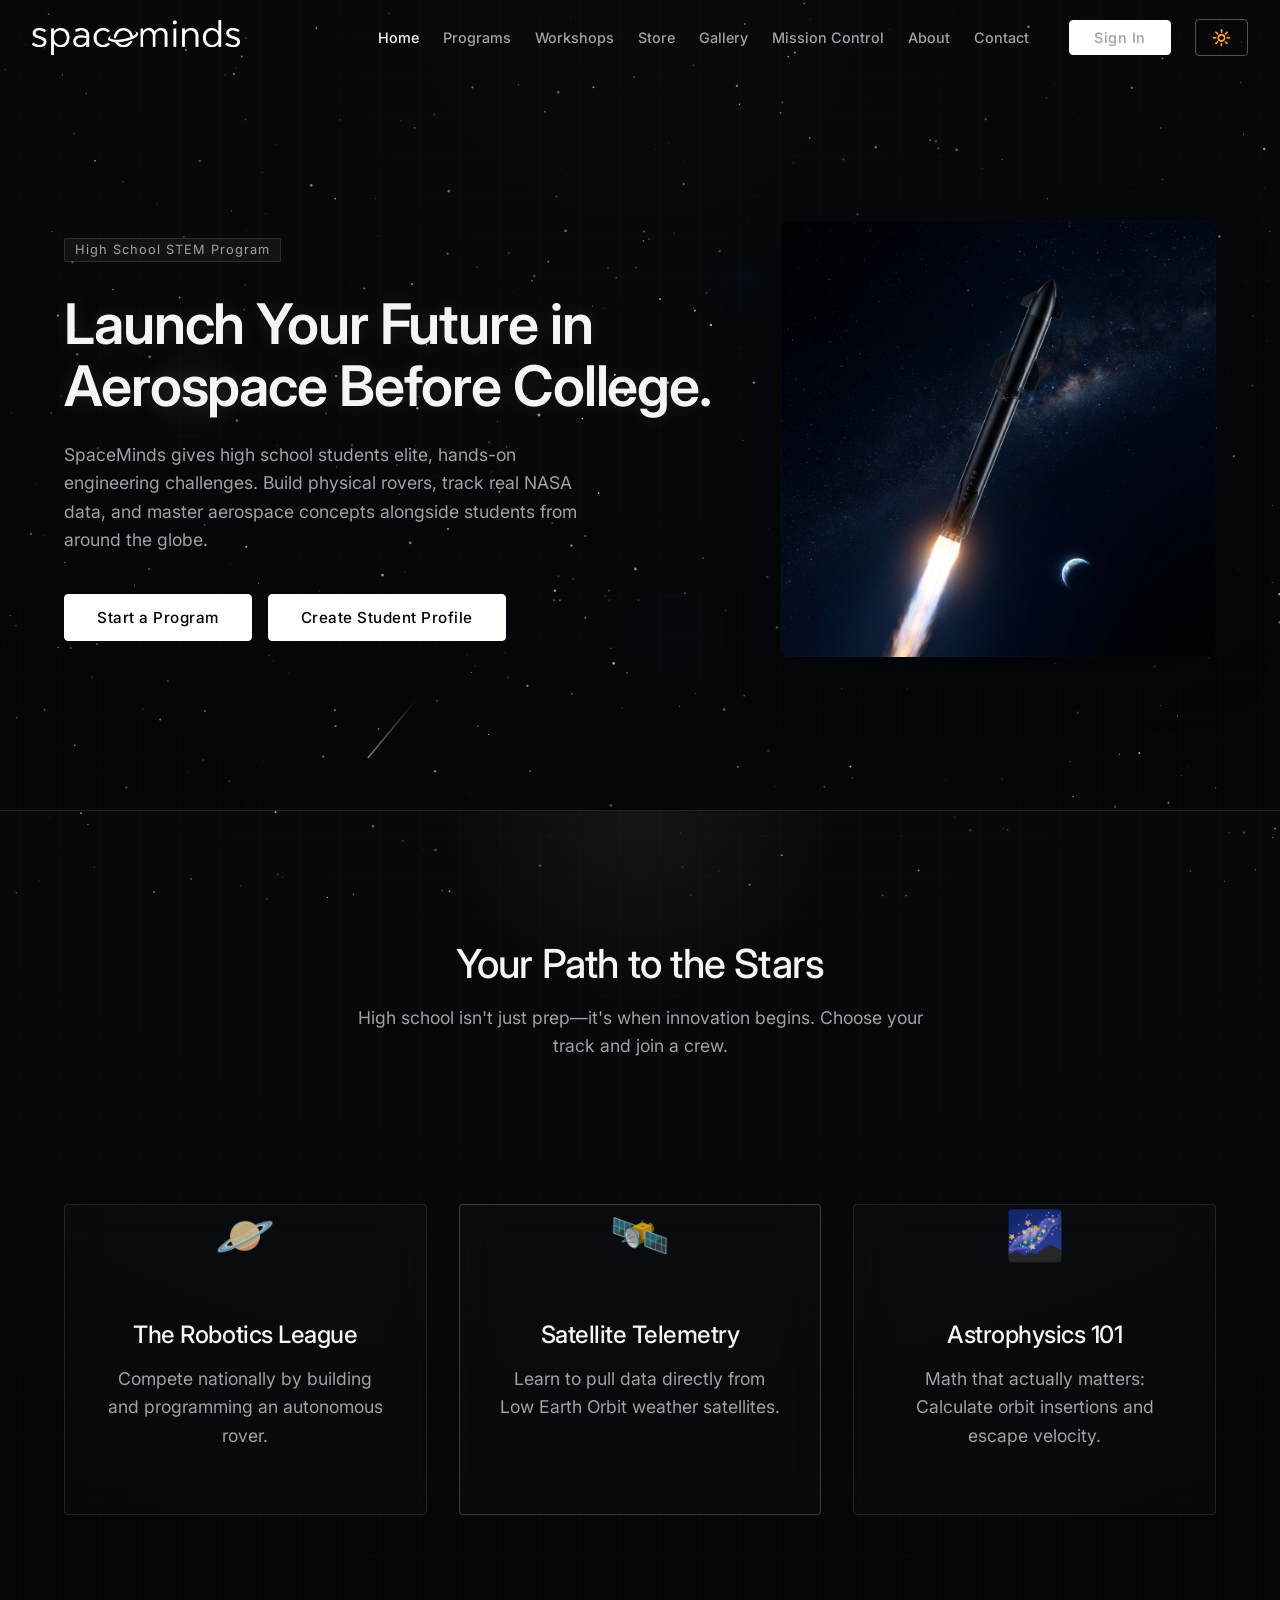
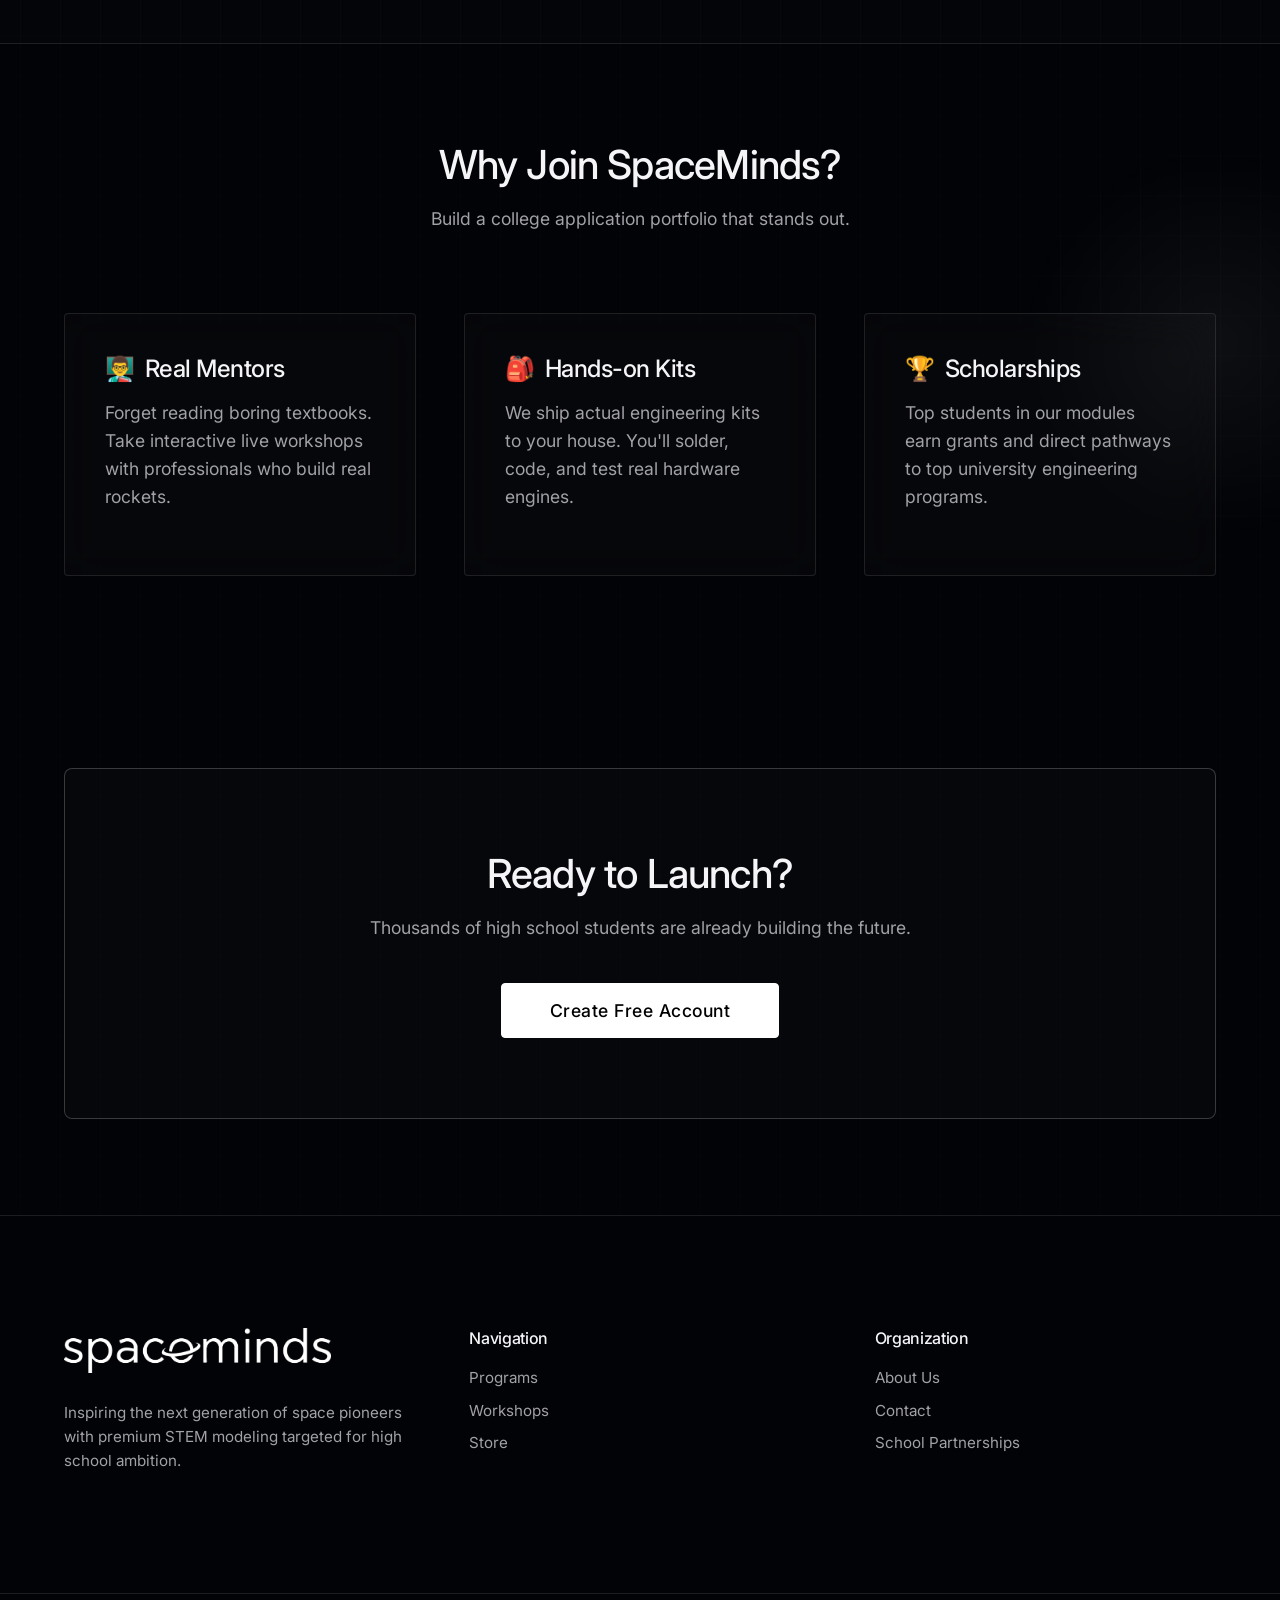
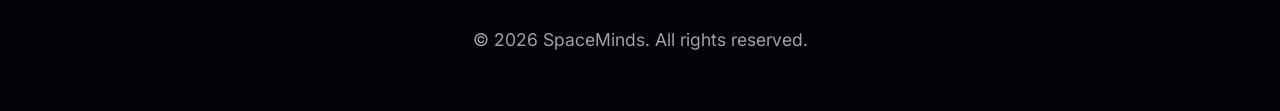
<file: index.html>
<!DOCTYPE html>
<html lang="en">
<head>
  <meta charset="UTF-8">
  <meta name="viewport" content="width=device-width, initial-scale=1.0">
  <title>SpaceMinds | High School Aerospace Platform</title>
  <link rel="stylesheet" href="assets/css/style.css">
  <link rel="stylesheet" href="assets/css/glassmorphism.css">
  <link rel="stylesheet" href="assets/css/animations.css">
  <style>
    .hero-split { display: flex; align-items: center; justify-content: space-between; gap: 4rem; min-height: 90vh; padding-top: 100px; }
    .hero-text { flex: 1.2; }
    .hero-image { flex: 0.8; text-align: center; }
    .hero-image img { width: 100%; border-radius: 8px; box-shadow: 0 20px 50px rgba(0,0,0,0.4); }
    @media (max-width: 768px) { .hero-split { flex-direction: column; text-align: center; justify-content: center; padding-top: 120px;} }
    
    .glow-bg {
        position: absolute; width: 400px; height: 400px; 
        background: radial-gradient(circle, rgba(255,255,255,0.05) 0%, transparent 70%);
        top: -100px; left: -100px; border-radius: 50%; z-index: -1; pointer-events: none;
    }
  </style>
</head>
<body>
  <canvas id="starfield-canvas"></canvas>

  <nav class="navbar">
    <div class="nav-container">
      <a href="index.html" class="logo"><img src="assets/images/logo.png" alt="SpaceMinds Logo" class="nav-logo"></a>
      <div class="nav-links">
        <a href="index.html" class="active">Home</a>
        <a href="programs.html">Programs</a>
        <a href="workshops.html">Workshops</a>
        <a href="store.html">Store</a>
        <a href="gallery.html">Gallery</a>
        <a href="mission-control.html">Mission Control</a>
        <a href="about.html">About</a>
        <a href="contact.html">Contact</a>
        <a href="auth.html" class="btn btn-primary" style="padding: 0.5rem 1.5rem; margin-left: 1rem;">Sign In</a>
        <button id="theme-toggle" class="btn" style="padding: 0.5rem 1rem; border: 1px solid rgba(255,255,255,0.3); background: transparent; color: inherit; border-radius: 4px; cursor:pointer;" title="Cleanroom Mode">🔆</button>
      </div>
      <button class="mobile-menu-btn">☰</button>
    </div>
  </nav>

  <!-- Hero Section -->
  <section class="container hero-split">
    <div class="hero-text reveal">
      <div class="glass-badge mb-2">High School STEM Program</div>
      <h1 class="glow-text">Launch Your Future in Aerospace Before College.</h1>
      <p style="margin-top: 1.5rem; margin-bottom: 2.5rem; max-width: 550px;">
        SpaceMinds gives high school students elite, hands-on engineering challenges. Build physical rovers, track real NASA data, and master aerospace concepts alongside students from around the globe.
      </p>
      <div style="display: flex; gap: 1rem; flex-wrap: wrap;">
        <a href="programs.html" class="btn btn-primary">Start a Program</a>
        <a href="auth.html" class="btn btn-secondary">Create Student Profile</a>
      </div>
    </div>
    <div class="hero-image reveal-right delay-200">
      <img src="assets/images/rocket_sleek.png" alt="Sleek Modern Rocket Ascending">
    </div>
  </section>

  <!-- High School Optimization: Extra Home Page Content -->
  <section class="section-padding" style="position:relative; overflow: hidden; background: rgba(255,255,255,0.01); border-top: 1px solid var(--border-subtle); border-bottom: 1px solid var(--border-subtle);">
    <div class="glow-bg" style="top: -200px; left: 50%; transform: translateX(-50%);"></div>
    <div class="container text-center reveal mb-5">
      <h2>Your Path to the Stars</h2>
      <p style="max-width: 600px; margin: 0 auto;">High school isn't just prep—it's when innovation begins. Choose your track and join a crew.</p>
    </div>

    <!-- Addition of 3 extra cards for rich content density -->
    <div class="container grid-container reveal" style="gap: 2rem;">
      <div class="glass-panel text-center">
        <div style="font-size: 3rem; margin-bottom:1rem; opacity:0.8;">🪐</div>
        <div class="content">
          <h3>The Robotics League</h3>
          <p>Compete nationally by building and programming an autonomous rover.</p>
        </div>
      </div>
      <div class="glass-panel text-center" style="border-color: rgba(255,255,255,0.2);">
        <div style="font-size: 3rem; margin-bottom:1rem; opacity:0.8;">🛰️</div>
        <div class="content">
          <h3>Satellite Telemetry</h3>
          <p>Learn to pull data directly from Low Earth Orbit weather satellites.</p>
        </div>
      </div>
      <div class="glass-panel text-center">
        <div style="font-size: 3rem; margin-bottom:1rem; opacity:0.8;">🌌</div>
        <div class="content">
          <h3>Astrophysics 101</h3>
          <p>Math that actually matters: Calculate orbit insertions and escape velocity.</p>
        </div>
      </div>
    </div>
  </section>

  <!-- Expanded Benefits Section -->
  <section class="section-padding container">
    <div class="glow-bg" style="right: -200px; left: auto; top: 100px;"></div>
    <div class="text-center reveal mb-5">
      <h2>Why Join SpaceMinds?</h2>
      <p>Build a college application portfolio that stands out.</p>
    </div>
    
    <div class="grid-container">
      <div class="glass-panel reveal-left">
        <div class="content">
          <h3 style="display:flex; align-items:center; gap:10px;"><span style="font-size:1.5rem;">👨‍🏫</span> Real Mentors</h3>
          <p>Forget reading boring textbooks. Take interactive live workshops with professionals who build real rockets.</p>
        </div>
      </div>
      <div class="glass-panel reveal">
        <div class="content">
          <h3 style="display:flex; align-items:center; gap:10px;"><span style="font-size:1.5rem;">🎒</span> Hands-on Kits</h3>
          <p>We ship actual engineering kits to your house. You'll solder, code, and test real hardware engines.</p>
        </div>
      </div>
      <div class="glass-panel reveal-right">
        <div class="content">
          <h3 style="display:flex; align-items:center; gap:10px;"><span style="font-size:1.5rem;">🏆</span> Scholarships</h3>
          <p>Top students in our modules earn grants and direct pathways to top university engineering programs.</p>
        </div>
      </div>
    </div>
  </section>

  <!-- Call to Action Banner -->
  <section class="section-padding">
    <div class="container text-center reveal" style="padding: 5rem 2rem; background: rgba(255,255,255,0.02); border: 1px solid var(--border-muted); border-radius: 8px;">
      <h2 style="font-size: 2.5rem;">Ready to Launch?</h2>
      <p style="margin-bottom: 2.5rem;">Thousands of high school students are already building the future.</p>
      <a href="auth.html" class="btn btn-primary" style="font-size: 1.1rem; padding: 1rem 3rem;">Create Free Account</a>
    </div>
  </section>

  <!-- Footer -->
  <footer>
    <div class="container footer-grid">
      <div class="footer-col">
        <a href="index.html" style="display:inline-block; margin-bottom: 1.5rem;">
          <img src="assets/images/logo.png" alt="SpaceMinds Logo" class="nav-logo" style="height: 45px;">
        </a>
        <p style="font-size: 0.95rem;">Inspiring the next generation of space pioneers with premium STEM modeling targeted for high school ambition.</p>
      </div>
      <div class="footer-col">
        <h4>Navigation</h4>
        <ul class="footer-links">
          <li><a href="programs.html">Programs</a></li>
          <li><a href="workshops.html">Workshops</a></li>
          <li><a href="store.html">Store</a></li>
        </ul>
      </div>
      <div class="footer-col">
        <h4>Organization</h4>
        <ul class="footer-links">
          <li><a href="about.html">About Us</a></li>
          <li><a href="contact.html">Contact</a></li>
          <li><a href="#">School Partnerships</a></li>
        </ul>
      </div>
    </div>
    <div class="footer-bottom">
      <p>&copy; 2026 SpaceMinds. All rights reserved.</p>
    </div>
  </footer>

  <script src="assets/js/starfield.js"></script>
  <script src="assets/js/main.js"></script>
</body>
</html>
</file>
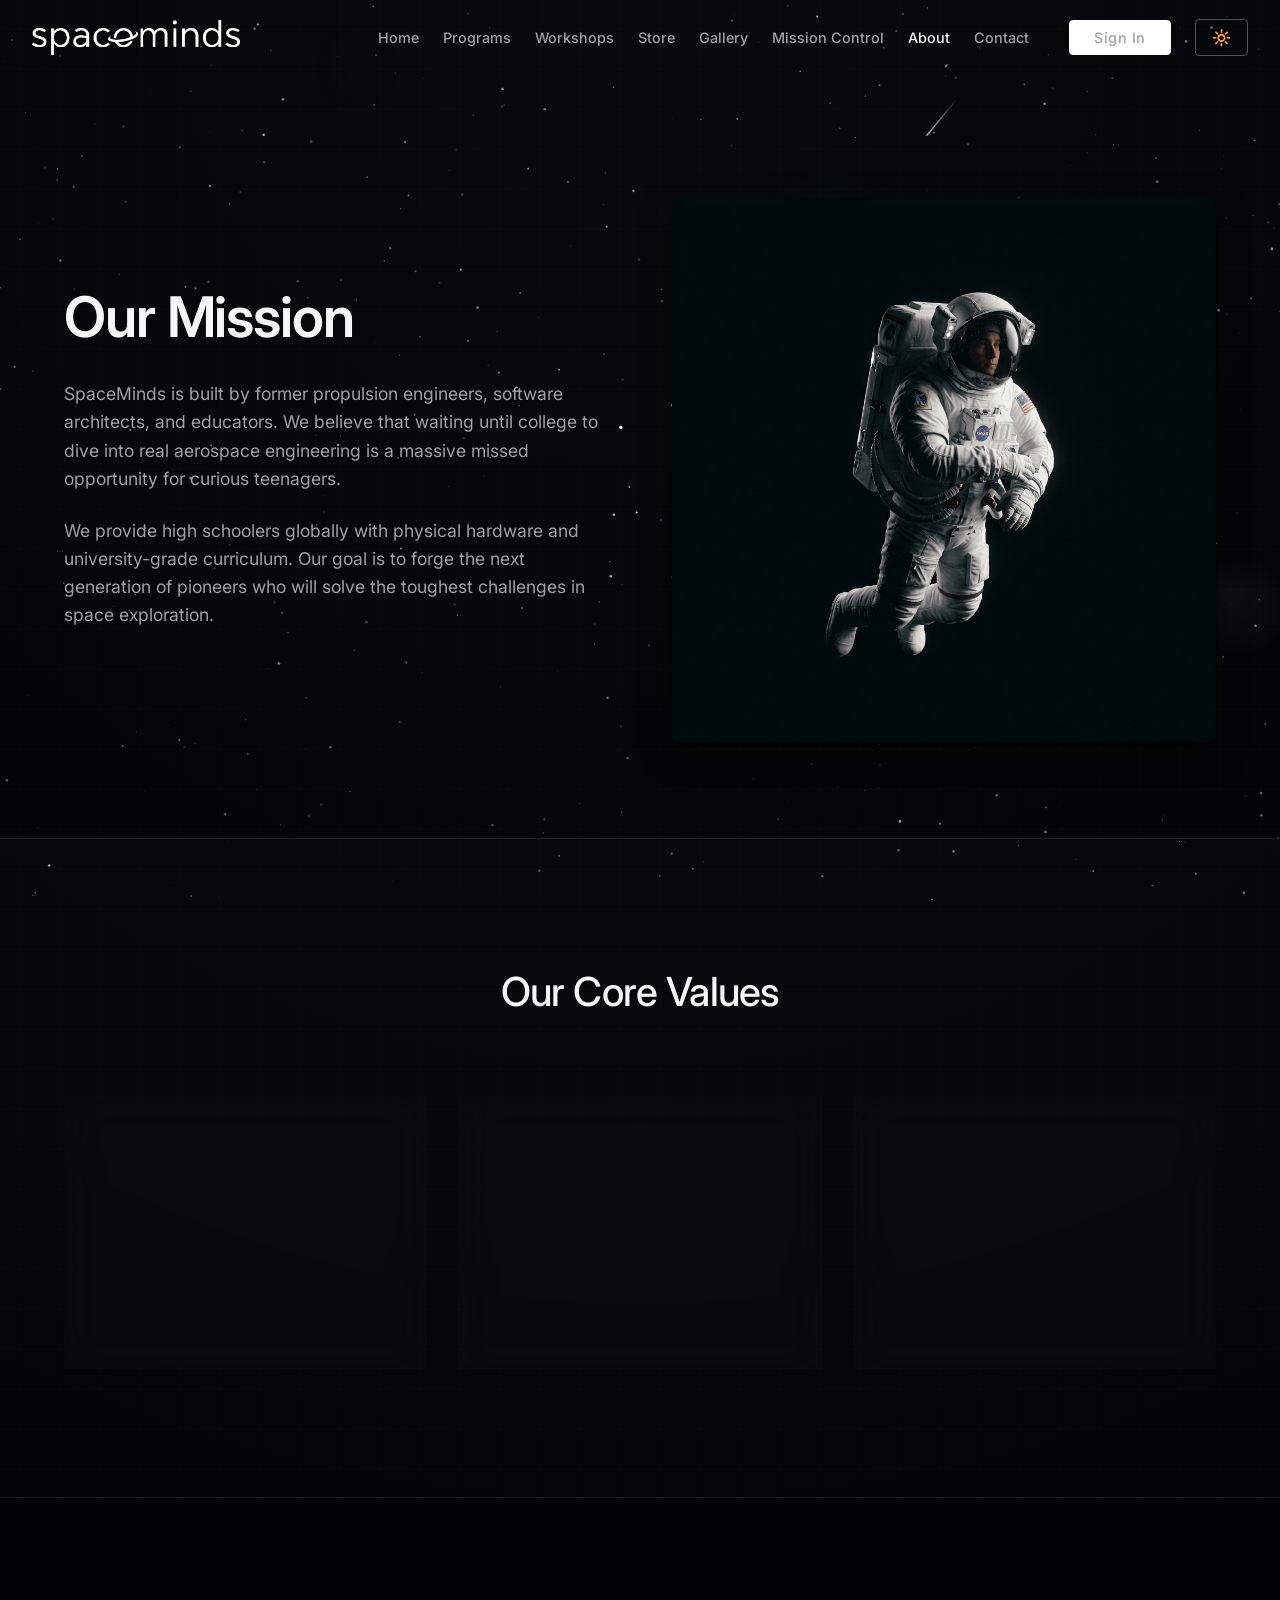
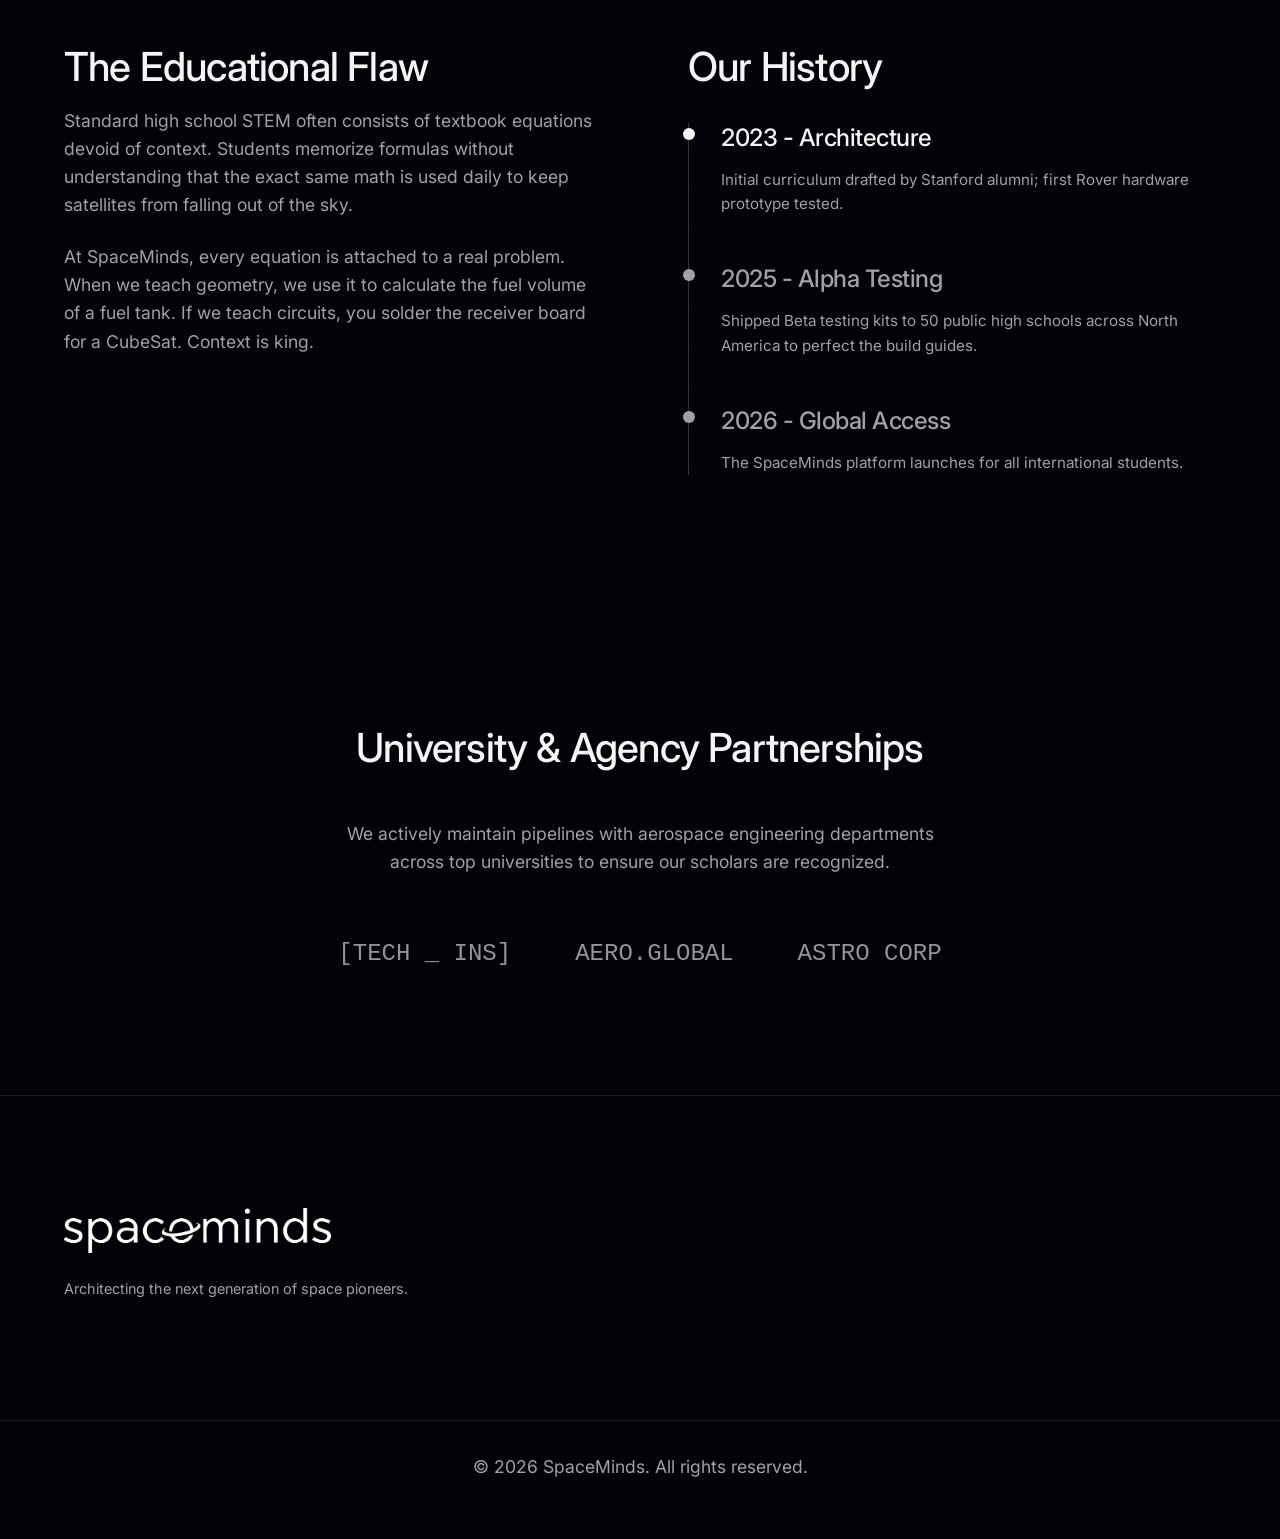
<file: about.html>
<!DOCTYPE html>
<html lang="en">
<head>
  <meta charset="UTF-8">
  <meta name="viewport" content="width=device-width, initial-scale=1.0">
  <title>About Us | SpaceMinds</title>
  <link rel="stylesheet" href="assets/css/style.css">
  <link rel="stylesheet" href="assets/css/glassmorphism.css">
  <link rel="stylesheet" href="assets/css/animations.css">
  <style>
    .about-split { display: flex; align-items: center; gap: 4rem; margin-top: 3rem; }
    .about-text { flex: 1; }
    .about-image { flex: 1; position: relative; }
    .about-image img { border-radius: 8px; box-shadow: 0 10px 30px rgba(0,0,0,0.5); }
    .philosophy-grid { display: grid; grid-template-columns: repeat(3, 1fr); gap: 2rem; margin-top: 4rem; }
    @media (max-width: 768px) {
      .about-split { flex-direction: column; }
      .philosophy-grid { grid-template-columns: 1fr; }
    }
  </style>
</head>
<body>
  <canvas id="starfield-canvas"></canvas>

  <nav class="navbar">
    <div class="nav-container">
      <a href="index.html" class="logo"><img src="assets/images/logo.png" alt="SpaceMinds Logo" class="nav-logo"></a>
      <div class="nav-links">
        <a href="index.html">Home</a>
        <a href="programs.html">Programs</a>
        <a href="workshops.html">Workshops</a>
        <a href="store.html">Store</a>
        <a href="gallery.html">Gallery</a>
        <a href="mission-control.html">Mission Control</a>
        <a href="about.html" class="active">About</a>
        <a href="contact.html">Contact</a>
        <a href="auth.html" class="btn btn-primary" style="padding: 0.5rem 1.5rem; margin-left: 1rem;">Sign In</a>
        <button id="theme-toggle" class="btn" style="padding: 0.5rem 1rem; border: 1px solid rgba(255,255,255,0.3); background: transparent; color: inherit; border-radius: 4px; cursor:pointer;" title="Cleanroom Mode">🔆</button>
      </div>
      <button class="mobile-menu-btn">☰</button>
    </div>
  </nav>

  <!-- Hero Section -->
  <section class="section-padding container" style="padding-top: 150px;">
    <div class="about-split reveal">
      <div class="about-text">
        <h1 class="mb-2">Our Mission</h1>
        <p>
          SpaceMinds is built by former propulsion engineers, software architects, and educators. We believe that waiting until college to dive into real aerospace engineering is a massive missed opportunity for curious teenagers.
        </p>
        <p>
          We provide high schoolers globally with physical hardware and university-grade curriculum. Our goal is to forge the next generation of pioneers who will solve the toughest challenges in space exploration.
        </p>
      </div>
      <div class="about-image">
        <!-- Glowing backend drop shadow -->
        <div style="position:absolute; width:100%; height:100%; background: radial-gradient(circle, rgba(255,255,255,0.1) 0%, transparent 60%); top:0; left:0; pointer-events:none; z-index:-1;"></div>
        <img src="assets/images/astronaut_minimal.png" alt="Astronaut in Space" onerror="this.style.display='none'">
      </div>
    </div>
  </section>

  <!-- Core Values -->
  <section class="section-padding" style="background: rgba(255,255,255,0.01); border-top: 1px solid var(--border-subtle); border-bottom: 1px solid var(--border-subtle);">
    <div class="container reveal">
      <h2 class="text-center mb-5">Our Core Values</h2>
      <div class="philosophy-grid">
        <div class="glass-panel" style="padding: 2.5rem;">
          <h3 style="color: var(--accent-light);">1. Physical Reality</h3>
          <p style="font-size: 0.95rem;">Screens are not enough. We prioritize sending real mechanical components, circuits, and sensors to students so they can touch what they build.</p>
        </div>
        <div class="glass-panel" style="padding: 2.5rem;">
          <h3 style="color: var(--accent-light);">2. Uncapped Potential</h3>
          <p style="font-size: 0.95rem;">We do not dumb down physics. If a 15-year-old can learn Python, they can learn how to calculate an orbital sequence. We trust student ambition.</p>
        </div>
        <div class="glass-panel" style="padding: 2.5rem;">
          <h3 style="color: var(--accent-light);">3. Absolute Accessibility</h3>
          <p style="font-size: 0.95rem;">You do not need to live near Cape Canaveral to make a difference. Our live classes and digital tools bring elite aerospace mentors directly into your home.</p>
        </div>
      </div>
    </div>
  </section>

  <!-- Educational Philosophy & History -->
  <section class="section-padding container">
    <div class="about-split reveal" style="align-items: flex-start; gap: 6rem;">
      <div style="flex:1;">
        <h2>The Educational Flaw</h2>
        <p style="margin-top: 1rem;">
          Standard high school STEM often consists of textbook equations devoid of context. Students memorize formulas without understanding that the exact same math is used daily to keep satellites from falling out of the sky.
        </p>
        <p>
          At SpaceMinds, every equation is attached to a real problem. When we teach geometry, we use it to calculate the fuel volume of a fuel tank. If we teach circuits, you solder the receiver board for a CubeSat. Context is king.
        </p>
      </div>
      <div style="flex:1;">
        <h2>Our History</h2>
        <div style="margin-top: 2rem; border-left: 1px solid var(--border-muted); padding-left: 2rem;">
          <div style="margin-bottom: 3rem; position: relative;">
            <div style="position: absolute; left: -38px; top: 5px; width: 12px; height: 12px; border-radius: 50%; background: var(--text-primary);"></div>
            <h3>2023 - Architecture</h3>
            <p style="font-size: 0.95rem;">Initial curriculum drafted by Stanford alumni; first Rover hardware prototype tested.</p>
          </div>
          <div style="margin-bottom: 3rem; position: relative;">
            <div style="position: absolute; left: -38px; top: 5px; width: 12px; height: 12px; border-radius: 50%; background: var(--text-secondary);"></div>
            <h3 style="color: var(--text-secondary);">2025 - Alpha Testing</h3>
            <p style="font-size: 0.95rem;">Shipped Beta testing kits to 50 public high schools across North America to perfect the build guides.</p>
          </div>
          <div style="position: relative;">
            <div style="position: absolute; left: -38px; top: 5px; width: 12px; height: 12px; border-radius: 50%; background: var(--text-secondary);"></div>
            <h3 style="color: var(--text-secondary);">2026 - Global Access</h3>
            <p style="font-size: 0.95rem;">The SpaceMinds platform launches for all international students.</p>
          </div>
        </div>
      </div>
    </div>
  </section>

  <!-- Partnerships -->
  <section class="section-padding">
    <div class="container text-center reveal">
      <h2 style="margin-bottom: 3rem;">University & Agency Partnerships</h2>
      <p style="max-width: 600px; margin: 0 auto 4rem;">We actively maintain pipelines with aerospace engineering departments across top universities to ensure our scholars are recognized.</p>
      
      <div style="display: flex; flex-wrap: wrap; justify-content: center; gap: 4rem; opacity: 0.6;">
        <span style="font-size: 1.5rem; font-weight: 500; font-family: monospace;">[TECH _ INS]</span>
        <span style="font-size: 1.5rem; font-weight: 500; font-family: monospace;">AERO.GLOBAL</span>
        <span style="font-size: 1.5rem; font-weight: 500; font-family: monospace;">ASTRO CORP</span>
      </div>
    </div>
  </section>

  <footer>
    <div class="container footer-grid">
      <div class="footer-col">
        <img src="assets/images/logo.png" alt="SpaceMinds Logo" class="nav-logo" style="height: 45px; margin-bottom: 1.5rem;">
        <p style="font-size: 0.9rem;">Architecting the next generation of space pioneers.</p>
      </div>
    </div>
    <div class="footer-bottom">
      <p>&copy; 2026 SpaceMinds. All rights reserved.</p>
    </div>
  </footer>

  <script src="assets/js/starfield.js"></script>
  <script src="assets/js/main.js"></script>
</body>
</html>
</file>
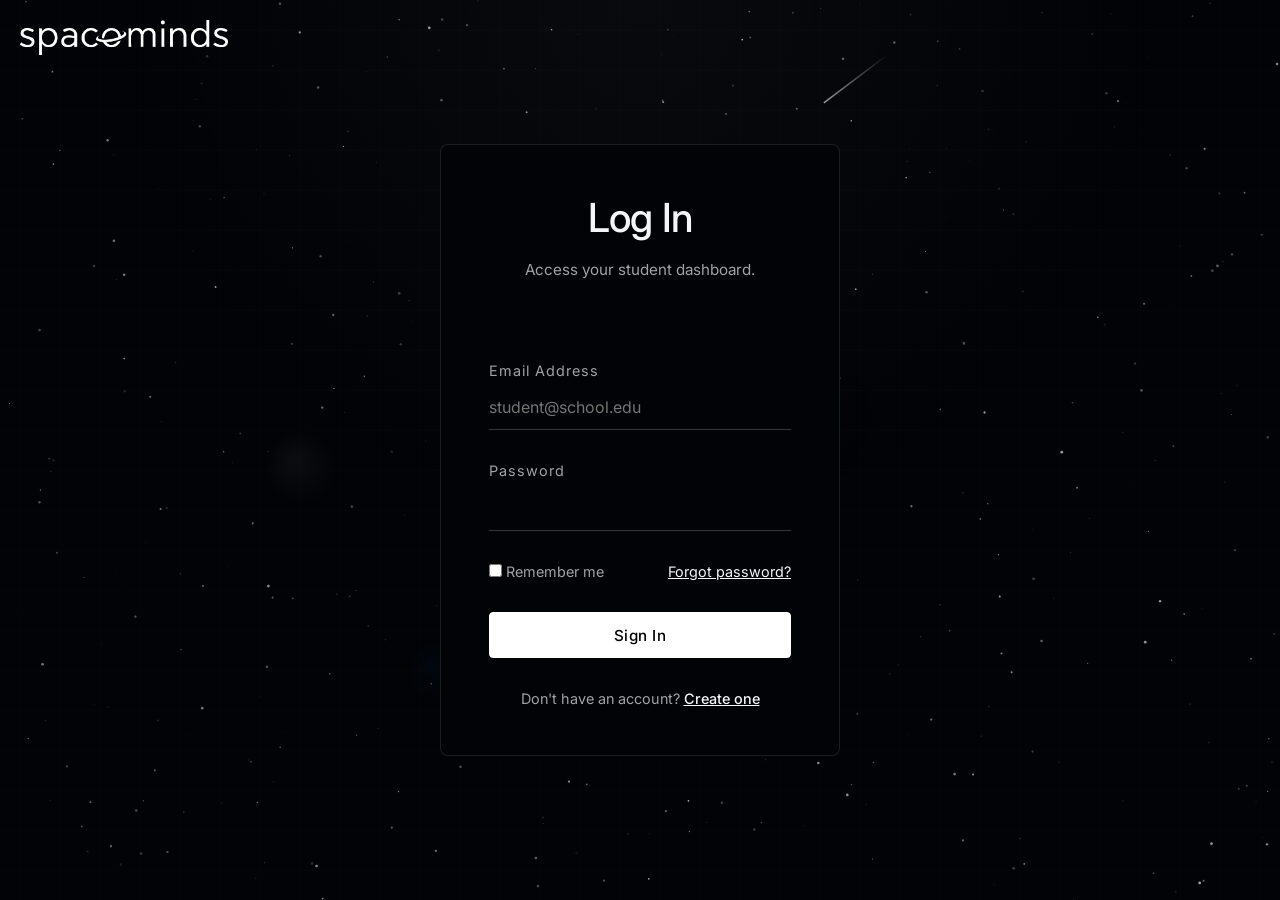
<file: auth.html>
<!DOCTYPE html>
<html lang="en">
<head>
  <meta charset="UTF-8">
  <meta name="viewport" content="width=device-width, initial-scale=1.0">
  <title>Login | SpaceMinds</title>
  <link rel="stylesheet" href="assets/css/style.css">
  <link rel="stylesheet" href="assets/css/glassmorphism.css">
  <link rel="stylesheet" href="assets/css/animations.css">
  <style>
    .auth-container { min-height: 100vh; display: flex; align-items: center; justify-content: center; padding: 2rem; }
    .auth-box { width: 100%; max-width: 400px; padding: 3rem; border: 1px solid var(--border-subtle); background: var(--bg-primary); border-radius: 8px;}
  </style>
</head>
<body>
  <canvas id="starfield-canvas"></canvas>

  <a href="index.html" style="position: absolute; top: 20px; left: 20px; z-index: 100;">
    <img src="assets/images/logo.png" alt="SpaceMinds Logo" class="nav-logo" style="height: 35px;">
  </a>

  <div class="auth-container">
    <div class="auth-box" style="opacity: 1 !important; transform: none !important;">
      
      <div class="text-center mb-5">
        <h2>Log In</h2>
        <p style="font-size: 0.95rem; margin-top: 0.5rem;">Access your student dashboard.</p>
      </div>

      <form onsubmit="event.preventDefault(); window.location.href='profile.html';">
        <div class="input-group">
          <label>Email Address</label>
          <input type="email" class="glass-input" required placeholder="student@school.edu">
        </div>
        <div class="input-group">
          <label>Password</label>
          <input type="password" class="glass-input" required>
        </div>
        
        <div style="display:flex; justify-content:space-between; margin-bottom: 2rem; font-size: 0.9rem;">
          <label style="color: var(--text-secondary);"><input type="checkbox"> Remember me</label>
          <a href="#" style="color: var(--text-primary); text-decoration: underline;">Forgot password?</a>
        </div>

        <button type="submit" class="btn btn-primary" style="width: 100%;">Sign In</button>
      </form>
      
      <div class="text-center" style="margin-top: 2rem; font-size: 0.9rem;">
        <span style="color: var(--text-secondary);">Don't have an account?</span> <a href="#" style="color: var(--text-primary); text-decoration: underline; font-weight: 500;">Create one</a>
      </div>

    </div>
  </div>

  <script src="assets/js/starfield.js"></script>
</body>
</html>
</file>
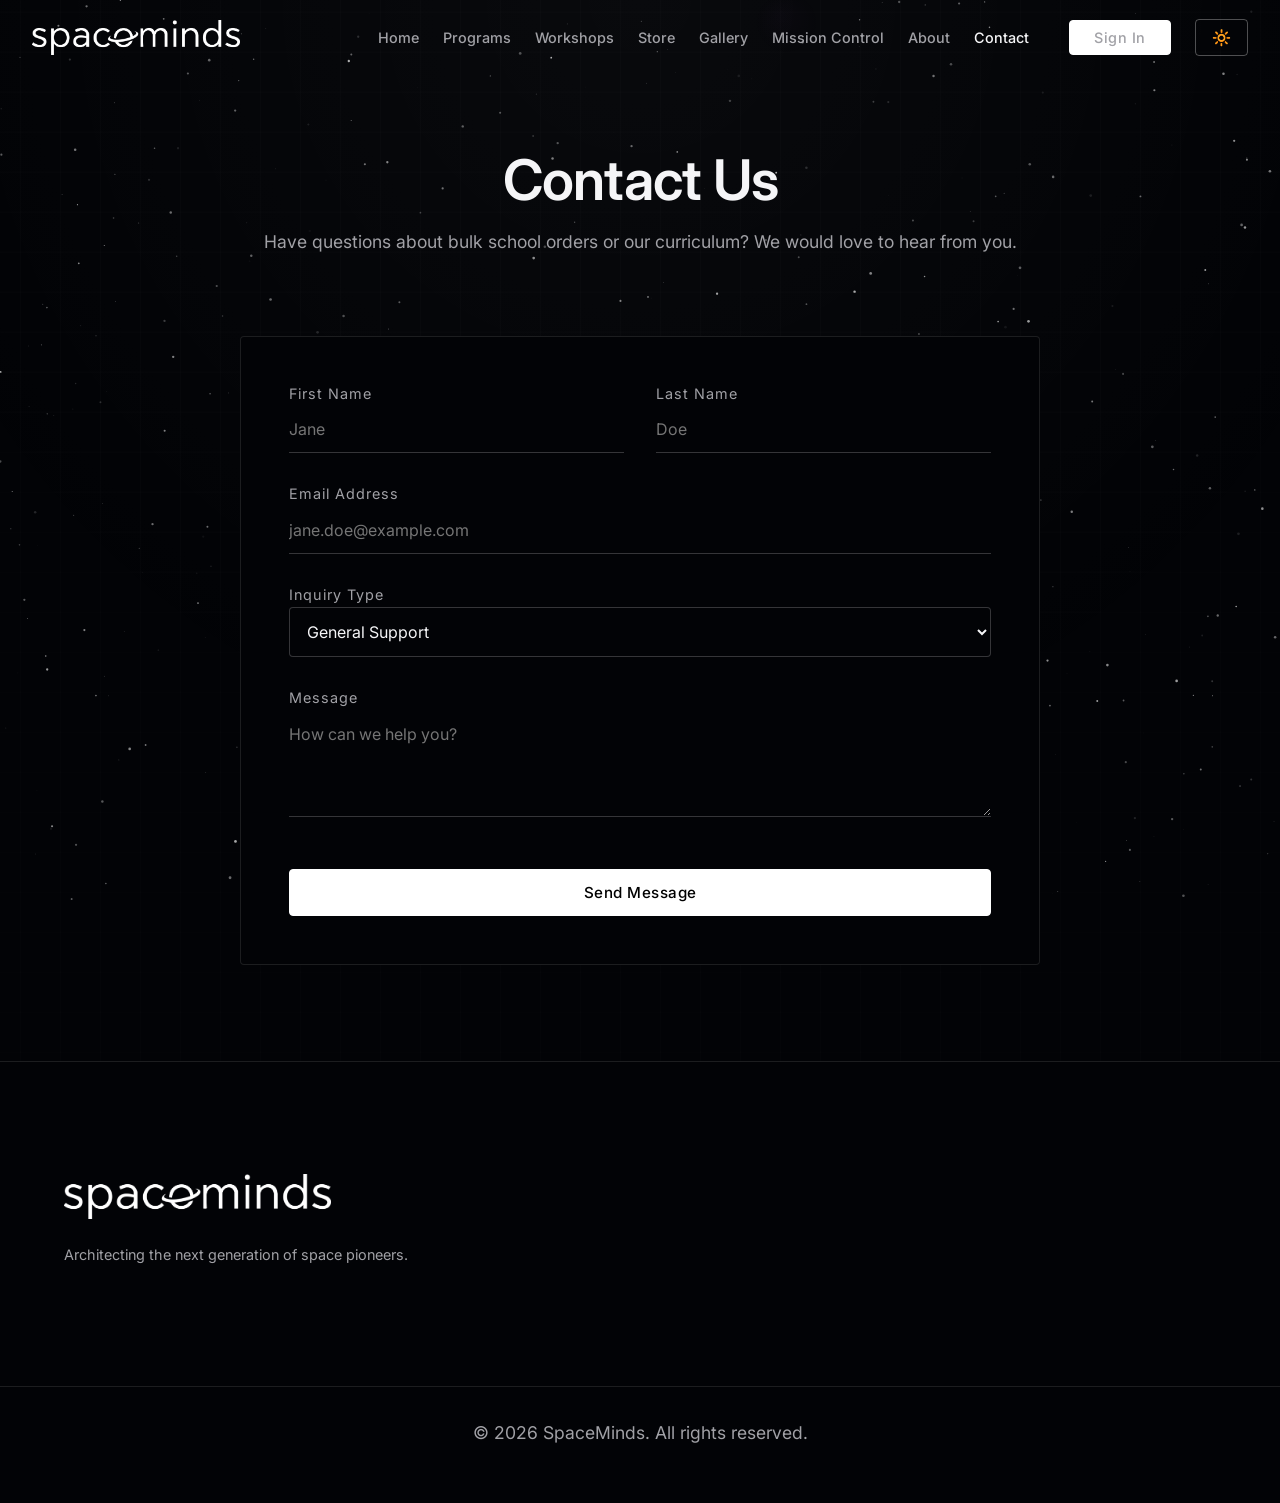
<file: contact.html>
<!DOCTYPE html>
<html lang="en">
<head>
  <meta charset="UTF-8">
  <meta name="viewport" content="width=device-width, initial-scale=1.0">
  <title>Contact Us | SpaceMinds</title>
  <link rel="stylesheet" href="assets/css/style.css">
  <link rel="stylesheet" href="assets/css/glassmorphism.css">
  <link rel="stylesheet" href="assets/css/animations.css">
</head>
<body>
  <canvas id="starfield-canvas"></canvas>

  <nav class="navbar">
    <div class="nav-container">
      <a href="index.html" class="logo"><img src="assets/images/logo.png" alt="SpaceMinds Logo" class="nav-logo"></a>
      <div class="nav-links">
        <a href="index.html">Home</a>
        <a href="programs.html">Programs</a>
        <a href="workshops.html">Workshops</a>
        <a href="store.html">Store</a>
        <a href="gallery.html">Gallery</a>
        <a href="mission-control.html">Mission Control</a>
        <a href="about.html">About</a>
        <a href="contact.html" class="active">Contact</a>
        <a href="auth.html" class="btn btn-primary" style="padding: 0.5rem 1.5rem; margin-left: 1rem;">Sign In</a>
        <button id="theme-toggle" class="btn" style="padding: 0.5rem 1rem; border: 1px solid rgba(255,255,255,0.3); background: transparent; color: inherit; border-radius: 4px; cursor:pointer;" title="Cleanroom Mode">🔆</button>
      </div>
      <button class="mobile-menu-btn">☰</button>
    </div>
  </nav>

  <section class="section-padding container" style="padding-top: 150px; max-width: 800px;">
    <div class="text-center reveal mb-5">
      <h1>Contact Us</h1>
      <p>Have questions about bulk school orders or our curriculum? We would love to hear from you.</p>
    </div>

    <div class="glass-panel reveal" style="padding: 3rem; background: var(--bg-primary); border: 1px solid var(--border-subtle);">
        <form id="contact-form" onsubmit="event.preventDefault(); alert('Message Sent Successfully!');">
          
          <div style="display:flex; gap: 2rem;">
              <div class="input-group" style="flex:1;">
                <label>First Name</label>
                <input type="text" class="glass-input" required placeholder="Jane">
              </div>
              <div class="input-group" style="flex:1;">
                <label>Last Name</label>
                <input type="text" class="glass-input" required placeholder="Doe">
              </div>
          </div>

          <div class="input-group">
            <label>Email Address</label>
            <input type="email" class="glass-input" required placeholder="jane.doe@example.com">
          </div>
          
          <div class="input-group">
            <label>Inquiry Type</label>
            <select class="glass-input" style="background: var(--bg-primary); color: var(--text-primary); border: 1px solid var(--border-muted); padding: 0.8rem; border-radius: 4px;">
                <option value="general">General Support</option>
                <option value="school">School Partnerships</option>
                <option value="press">Press & Media</option>
            </select>
          </div>

          <div class="input-group">
            <label>Message</label>
            <textarea class="glass-input" rows="4" required placeholder="How can we help you?"></textarea>
          </div>
          <button type="submit" class="btn btn-primary" style="width: 100%; margin-top: 1rem;">Send Message</button>
        </form>
    </div>
  </section>

  <footer>
    <div class="container footer-grid">
      <div class="footer-col">
        <img src="assets/images/logo.png" alt="SpaceMinds Logo" class="nav-logo" style="height: 45px; margin-bottom: 1.5rem;">
        <p style="font-size: 0.9rem;">Architecting the next generation of space pioneers.</p>
      </div>
    </div>
    <div class="footer-bottom">
      <p>&copy; 2026 SpaceMinds. All rights reserved.</p>
    </div>
  </footer>

  <script src="assets/js/starfield.js"></script>
  <script src="assets/js/main.js"></script>
</body>
</html>
</file>
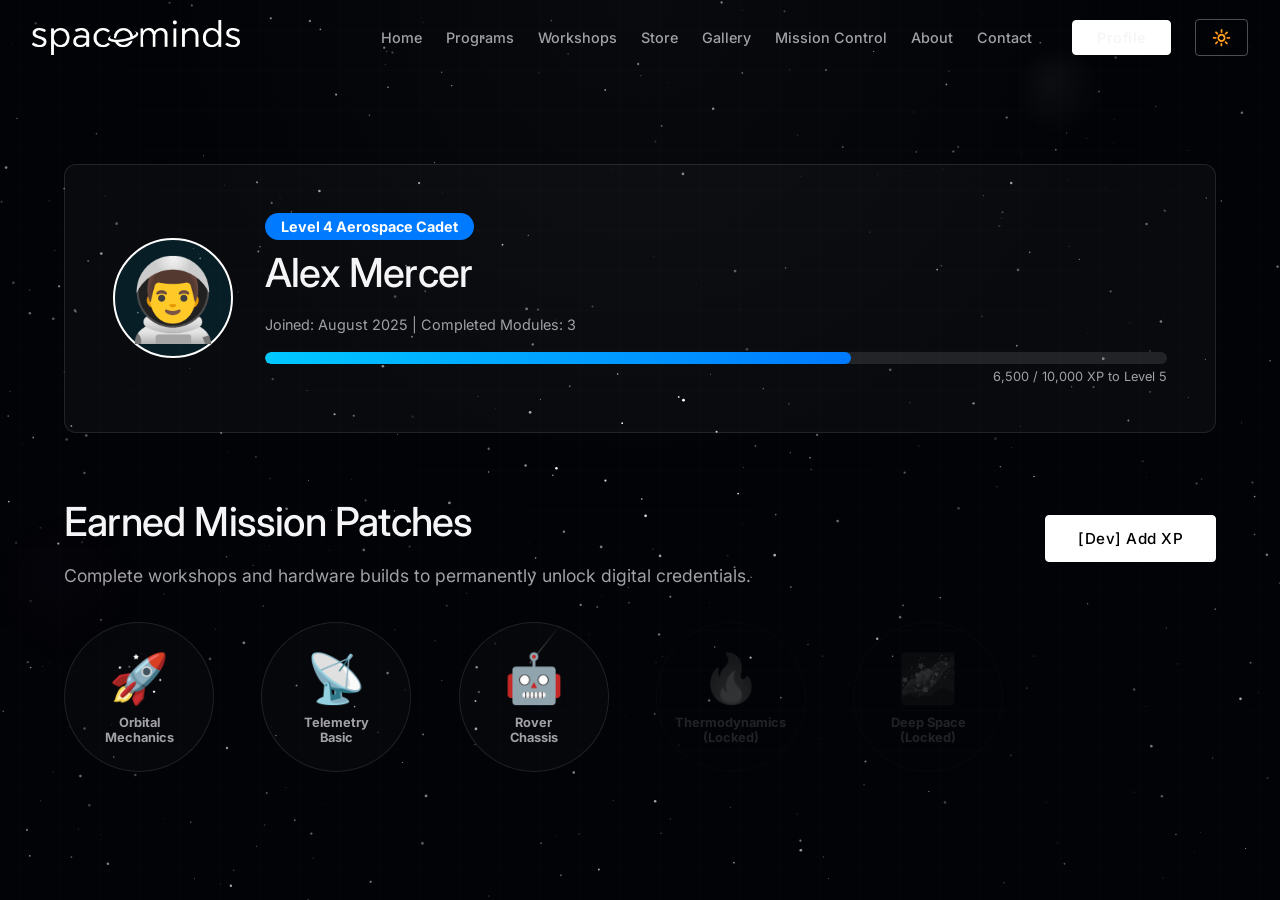
<file: profile.html>
<!DOCTYPE html>
<html lang="en">
<head>
  <meta charset="UTF-8">
  <meta name="viewport" content="width=device-width, initial-scale=1.0">
  <title>Student Profile | SpaceMinds</title>
  <link rel="stylesheet" href="assets/css/style.css">
  <link rel="stylesheet" href="assets/css/glassmorphism.css">
  <link rel="stylesheet" href="assets/css/animations.css">
  <style>
    .profile-header {
      display: flex;
      align-items: center;
      gap: 2rem;
      padding: 3rem;
      background: rgba(255,255,255,0.03);
      border-radius: 12px;
      border: 1px solid var(--border-subtle);
      margin-top: 4rem;
    }
    .avatar {
      font-size: 5rem;
      background: rgba(0,200,255,0.1);
      width: 120px;
      height: 120px;
      border-radius: 50%;
      display: flex;
      align-items: center;
      justify-content: center;
      border: 2px solid var(--accent-light);
    }
    .level-badge {
      display: inline-block;
      padding: 0.3rem 1rem;
      background: #007aff;
      color: white;
      border-radius: 20px;
      font-weight: bold;
      font-size: 0.9rem;
      margin-bottom: 0.5rem;
    }
    .xp-bar-container {
      width: 100%;
      height: 12px;
      background: rgba(255,255,255,0.1);
      border-radius: 6px;
      margin-top: 1rem;
      overflow: hidden;
    }
    .xp-fill {
      height: 100%;
      width: 65%;
      background: linear-gradient(90deg, #00c8ff, #007aff);
      border-radius: 6px;
    }
    
    .patches-grid {
      display: grid;
      grid-template-columns: repeat(auto-fill, minmax(150px, 1fr));
      gap: 2rem;
    }
    .patch-card {
      background: rgba(255,255,255,0.02);
      border: 1px solid var(--border-subtle);
      border-radius: 50%;
      width: 150px;
      height: 150px;
      display: flex;
      flex-direction: column;
      align-items: center;
      justify-content: center;
      text-align: center;
      transition: 0.3s;
      cursor: pointer;
    }
    .patch-card:hover {
      transform: scale(1.05);
      border-color: #00c8ff;
      box-shadow: 0 0 20px rgba(0,200,255,0.2);
    }
    .patch-icon { font-size: 3rem; margin-bottom: 0.5rem; }
    .patch-name { font-size: 0.8rem; font-weight: bold; color: var(--text-secondary); }
    .patch-locked { opacity: 0.2; filter: grayscale(100%); }
    .patch-locked:hover { border-color: var(--border-subtle); box-shadow: none; }
  </style>
</head>
<body>
  <canvas id="starfield-canvas"></canvas>

  <nav class="navbar">
    <div class="nav-container">
      <a href="index.html" class="logo"><img src="assets/images/logo.png" alt="SpaceMinds Logo" class="nav-logo"></a>
      <div class="nav-links">
        <a href="index.html">Home</a>
        <a href="programs.html">Programs</a>
        <a href="workshops.html">Workshops</a>
        <a href="store.html">Store</a>
        <a href="gallery.html">Gallery</a>
        <a href="mission-control.html">Mission Control</a>
        <a href="about.html">About</a>
        <a href="contact.html">Contact</a>
        <a href="profile.html" class="btn btn-primary active" style="padding: 0.5rem 1.5rem; margin-left: 1rem;">Profile</a>
        <button id="theme-toggle" class="btn" style="padding: 0.5rem 1rem; border: 1px solid rgba(255,255,255,0.3); background: transparent; color: inherit; border-radius: 4px; cursor:pointer;" title="Cleanroom Mode">🔆</button>
      </div>
      <button class="mobile-menu-btn">☰</button>
    </div>
  </nav>

  <section class="container" style="padding-top: 100px;">
    <div class="profile-header reveal">
      <div class="avatar">👨‍🚀</div>
      <div style="flex: 1;">
        <div class="level-badge" id="student-level">Level 4 Aerospace Cadet</div>
        <h2>Alex Mercer</h2>
        <p style="margin:0; font-size: 0.9rem;">Joined: August 2025 | Completed Modules: 3</p>
        
        <div class="xp-bar-container">
          <div class="xp-fill"></div>
        </div>
        <div style="text-align:right; font-size: 0.8rem; margin-top:5px; color: var(--text-secondary);">6,500 / 10,000 XP to Level 5</div>
      </div>
    </div>

    <div style="margin-top: 4rem;" class="reveal">
      <div style="display:flex; justify-content:space-between; align-items:flex-end;">
        <h2>Earned Mission Patches</h2>
        <button class="btn btn-secondary" onclick="demoUnlock()">[Dev] Add XP</button>
      </div>
      <p>Complete workshops and hardware builds to permanently unlock digital credentials.</p>
      
      <div class="patches-grid" style="margin-top:2rem;">
        <div class="patch-card">
          <div class="patch-icon">🚀</div>
          <div class="patch-name">Orbital<br>Mechanics</div>
        </div>
        <div class="patch-card">
          <div class="patch-icon">📡</div>
          <div class="patch-name">Telemetry<br>Basic</div>
        </div>
        <div class="patch-card">
          <div class="patch-icon">🤖</div>
          <div class="patch-name">Rover<br>Chassis</div>
        </div>
        <!-- Locked -->
        <div class="patch-card patch-locked" id="advanced-prop">
          <div class="patch-icon">🔥</div>
          <div class="patch-name">Thermodynamics<br>(Locked)</div>
        </div>
        <div class="patch-card patch-locked" id="deep-space">
          <div class="patch-icon">🌌</div>
          <div class="patch-name">Deep Space<br>(Locked)</div>
        </div>
      </div>
    </div>
  </section>

  <script src="assets/js/starfield.js"></script>
  <script src="assets/js/main.js"></script>
  <script>
    // Simple frontend mockup of unlocking Gamification
    function demoUnlock() {
      const propPatch = document.getElementById('advanced-prop');
      if (propPatch.classList.contains('patch-locked')) {
        propPatch.classList.remove('patch-locked');
        propPatch.querySelector('.patch-name').innerHTML = "Thermodynamics<br>Master";
        document.querySelector('.xp-fill').style.width = "85%";
        document.querySelector('.xp-bar-container + div').innerText = "8,500 / 10,000 XP to Level 5";
        document.getElementById('student-level').innerText = "Level 4 Propulsion Cadet";
        alert("XP Gained! Thermodynamics Patch Unlocked.");
      } else {
        const dsPatch = document.getElementById('deep-space');
        dsPatch.classList.remove('patch-locked');
        dsPatch.querySelector('.patch-name').innerHTML = "Deep Space<br>Navigator";
        document.querySelector('.xp-fill').style.width = "100%";
        document.querySelector('.xp-bar-container + div').innerText = "10,000 / 10,000 XP - LEVEL UP READY! ";
        document.getElementById('student-level').innerText = "Level 5 Mission Commander";
        alert("LEVEL UP! Deep Space Patch Unlocked.");
      }
    }
  </script>
</body>
</html>
</file>
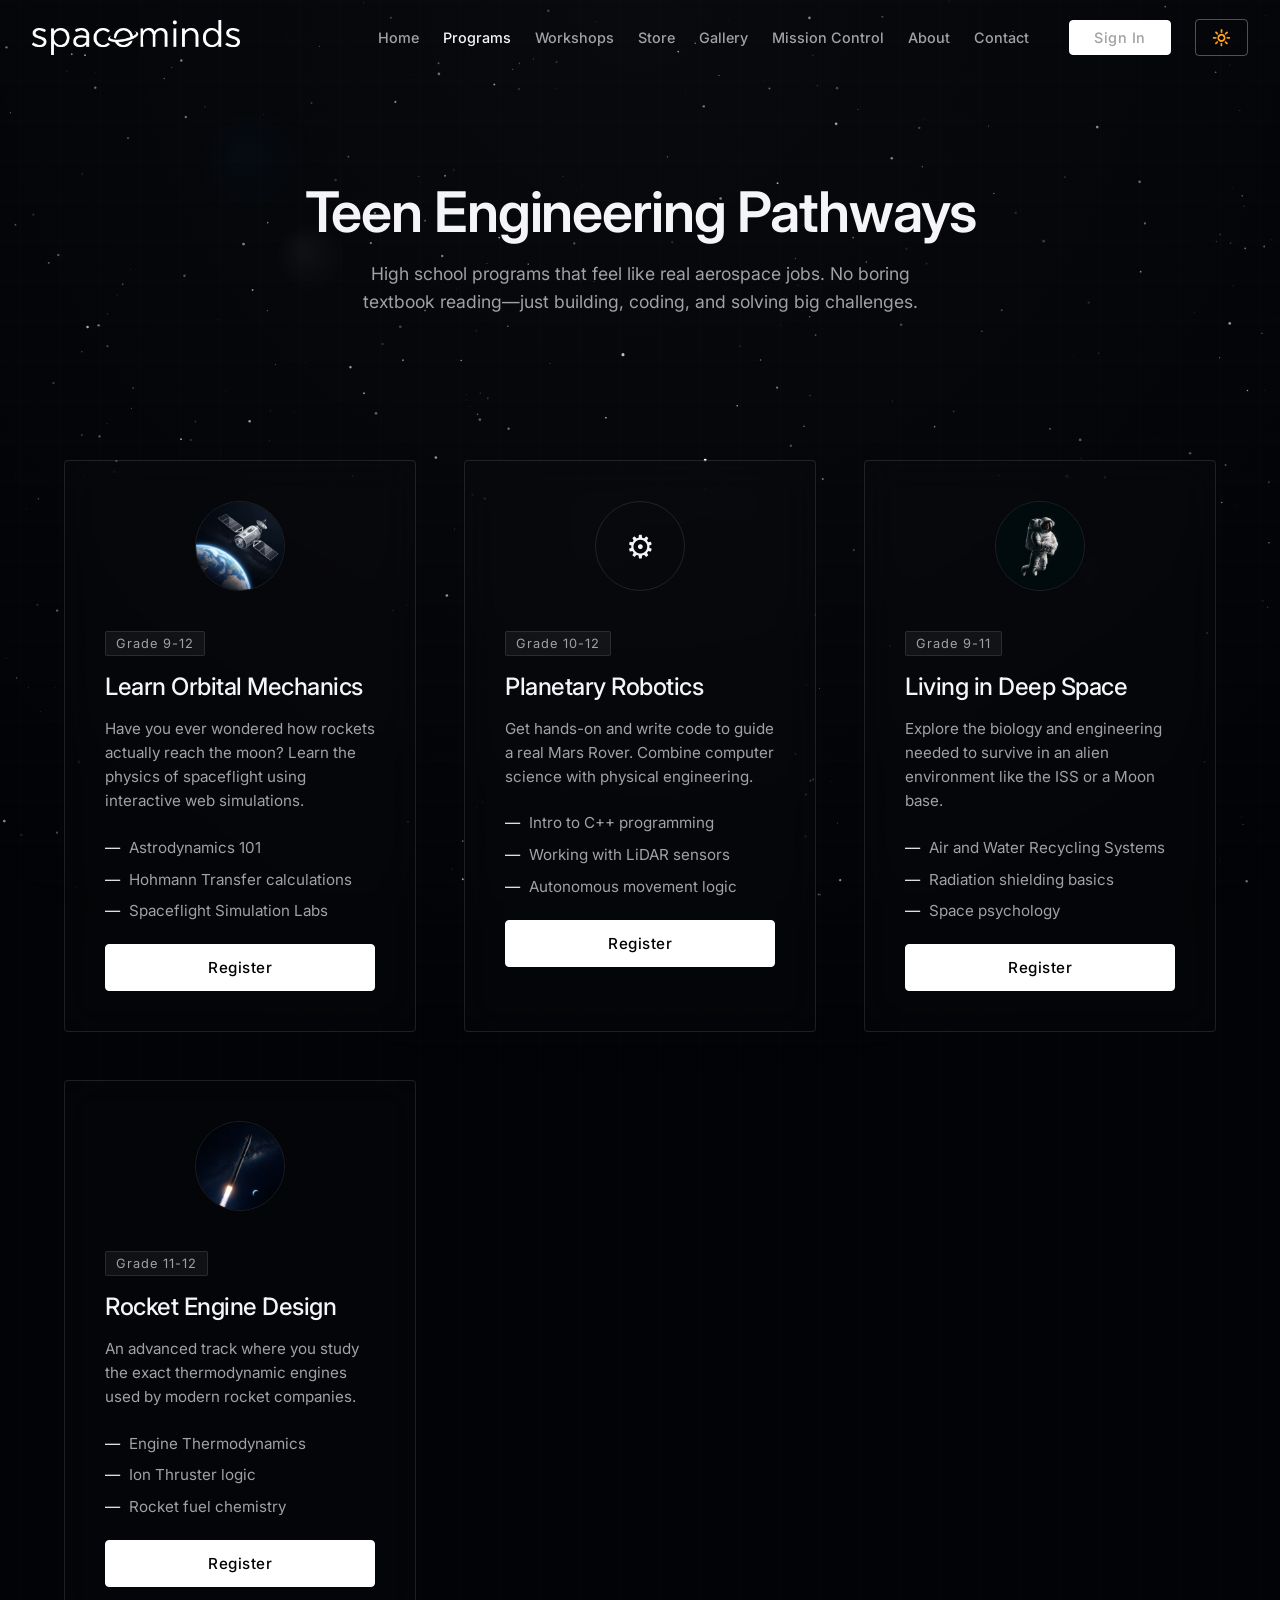
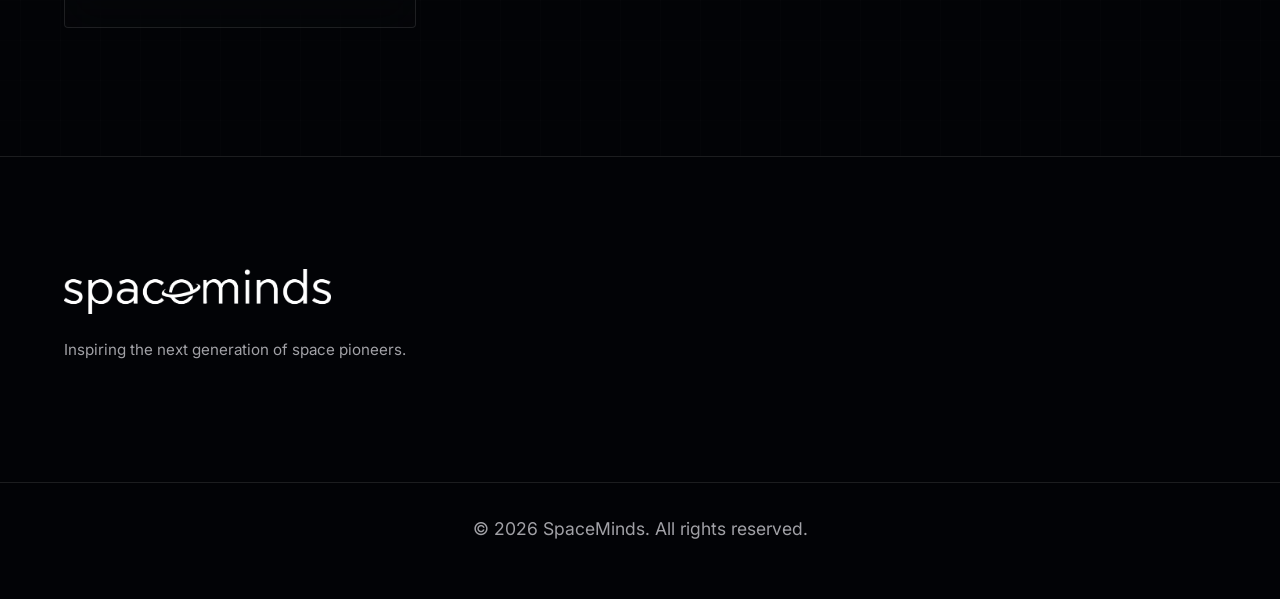
<file: programs.html>
<!DOCTYPE html>
<html lang="en">
<head>
  <meta charset="UTF-8">
  <meta name="viewport" content="width=device-width, initial-scale=1.0">
  <title>Programs | SpaceMinds</title>
  <link rel="stylesheet" href="assets/css/style.css">
  <link rel="stylesheet" href="assets/css/glassmorphism.css">
  <link rel="stylesheet" href="assets/css/animations.css">
  <style>
    .program-card { display: flex; flex-direction: column; height: 100%; border: 1px solid var(--border-subtle); background: rgba(255,255,255,0.01); }
    .features-list { margin: 1.5rem 0; padding-left: 0; flex-grow: 1; }
    .features-list li { margin-bottom: 0.8rem; position: relative; padding-left: 1.5rem; font-size: 0.95rem; color: var(--text-secondary); }
    .features-list li::before { content: "—"; color: var(--text-primary); position: absolute; left: 0; }
  </style>
</head>
<body>
  <canvas id="starfield-canvas"></canvas>

  <nav class="navbar">
    <div class="nav-container">
      <a href="index.html" class="logo"><img src="assets/images/logo.png" alt="SpaceMinds Logo" class="nav-logo"></a>
      <div class="nav-links">
        <a href="index.html">Home</a>
        <a href="programs.html" class="active">Programs</a>
        <a href="workshops.html">Workshops</a>
        <a href="store.html">Store</a>
        <a href="gallery.html">Gallery</a>
        <a href="mission-control.html">Mission Control</a>
        <a href="about.html">About</a>
        <a href="contact.html">Contact</a>
        <a href="auth.html" class="btn btn-primary" style="padding: 0.5rem 1.5rem; margin-left: 1rem;">Sign In</a>
        <button id="theme-toggle" class="btn" style="padding: 0.5rem 1rem; border: 1px solid rgba(255,255,255,0.3); background: transparent; color: inherit; border-radius: 4px; cursor:pointer;" title="Cleanroom Mode">🔆</button>
      </div>
      <button class="mobile-menu-btn">☰</button>
    </div>
  </nav>

  <section class="section-padding" style="padding-top: 150px;">
    <div class="container text-center reveal mb-5">
      <h1>Teen Engineering Pathways</h1>
      <p style="max-width: 600px; margin: 0 auto;">High school programs that feel like real aerospace jobs. No boring textbook reading—just building, coding, and solving big challenges.</p>
    </div>

    <div class="container grid-container">
      <!-- Program 1 -->
      <div class="glass-panel program-card reveal">
        <div style="padding: 2.5rem 2rem 0; text-align:center;">
          <img src="assets/images/ai_satellite.png" alt="Orbital Mechanics" onerror="this.style.display='none'" style="border-radius: 50%; width: 90px; height: 90px; object-fit: cover; margin: 0 auto; border: 1px solid var(--border-subtle);">
        </div>
        <div class="content">
          <div class="glass-badge">Grade 9-12</div>
          <h3>Learn Orbital Mechanics</h3>
          <p style="font-size: 0.95rem;">Have you ever wondered how rockets actually reach the moon? Learn the physics of spaceflight using interactive web simulations.</p>
          <ul class="features-list">
            <li>Astrodynamics 101</li>
            <li>Hohmann Transfer calculations</li>
            <li>Spaceflight Simulation Labs</li>
          </ul>
          <button class="btn btn-secondary open-reg-modal" style="width: 100%;">Register</button>
        </div>
      </div>
      
      <!-- Program 2 -->
      <div class="glass-panel program-card reveal">
        <div style="padding: 2.5rem 2rem 0; text-align:center;">
          <div style="width: 90px; height: 90px; line-height: 90px; border-radius: 50%; margin: 0 auto; border: 1px solid var(--border-subtle); font-size: 2rem;">⚙</div>
        </div>
        <div class="content">
          <div class="glass-badge">Grade 10-12</div>
          <h3>Planetary Robotics</h3>
          <p style="font-size: 0.95rem;">Get hands-on and write code to guide a real Mars Rover. Combine computer science with physical engineering.</p>
          <ul class="features-list">
            <li>Intro to C++ programming</li>
            <li>Working with LiDAR sensors</li>
            <li>Autonomous movement logic</li>
          </ul>
          <button class="btn btn-primary open-reg-modal" style="width: 100%;">Register</button>
        </div>
      </div>

      <!-- Program 3 -->
      <div class="glass-panel program-card reveal">
        <div style="padding: 2.5rem 2rem 0; text-align:center;">
          <img src="assets/images/astronaut_minimal.png" alt="Habitats" onerror="this.style.display='none'" style="border-radius: 50%; width: 90px; height: 90px; object-fit: cover; margin: 0 auto; border: 1px solid var(--border-subtle);">
        </div>
        <div class="content">
          <div class="glass-badge">Grade 9-11</div>
          <h3>Living in Deep Space</h3>
          <p style="font-size: 0.95rem;">Explore the biology and engineering needed to survive in an alien environment like the ISS or a Moon base.</p>
          <ul class="features-list">
            <li>Air and Water Recycling Systems</li>
            <li>Radiation shielding basics</li>
            <li>Space psychology</li>
          </ul>
          <button class="btn btn-secondary open-reg-modal" style="width: 100%;">Register</button>
        </div>
      </div>

       <!-- Program 4 -->
       <div class="glass-panel program-card reveal">
        <div style="padding: 2.5rem 2rem 0; text-align:center;">
          <img src="assets/images/rocket_sleek.png" alt="Propulsion" onerror="this.style.display='none'" style="border-radius: 50%; width: 90px; height: 90px; object-fit: cover; margin: 0 auto; border: 1px solid var(--border-subtle);">
        </div>
        <div class="content">
          <div class="glass-badge">Grade 11-12</div>
          <h3>Rocket Engine Design</h3>
          <p style="font-size: 0.95rem;">An advanced track where you study the exact thermodynamic engines used by modern rocket companies.</p>
          <ul class="features-list">
            <li>Engine Thermodynamics</li>
            <li>Ion Thruster logic</li>
            <li>Rocket fuel chemistry</li>
          </ul>
          <button class="btn btn-secondary open-reg-modal" style="width: 100%;">Register</button>
        </div>
      </div>
    </div>
  </section>

  <!-- Registration Modal -->
  <div class="modal-overlay" id="reg-modal">
    <div class="modal-content">
      <button class="close-modal" id="close-modal">&times;</button>
      
      <div id="reg-form-container">
        <h2 style="margin-bottom: 2rem;">Program Registration</h2>
        <form id="reg-form">
          <div class="input-group">
            <label>Student Full Name</label>
            <input type="text" class="glass-input" required placeholder="Jane Doe">
          </div>
          <div class="input-group">
            <label>Parent/Student Email</label>
            <input type="email" class="glass-input" required placeholder="contact@example.com">
          </div>
          <div class="input-group">
            <label>Grade Level</label>
            <select class="glass-input" style="background: var(--bg-primary); border: 1px solid var(--border-muted); padding:0.8rem;">
              <option>9th Grade</option>
              <option>10th Grade</option>
              <option>11th Grade</option>
              <option>12th Grade</option>
            </select>
          </div>
          <button type="submit" class="btn btn-primary" style="width: 100%; margin-top: 1rem;">Complete Registration</button>
        </form>
      </div>

      <div id="reg-success" class="success-message">
        <h3 style="font-size: 2rem;">✅ Registered!!</h3>
        <p>We will contact you soon with the syllabus and your login credentials.</p>
      </div>

    </div>
  </div>

  <footer>
    <div class="container footer-grid">
      <div class="footer-col">
        <img src="assets/images/logo.png" alt="SpaceMinds Logo" class="nav-logo" style="height: 45px; margin-bottom: 1.5rem;">
        <p style="font-size: 0.95rem;">Inspiring the next generation of space pioneers.</p>
      </div>
    </div>
    <div class="footer-bottom">
      <p>&copy; 2026 SpaceMinds. All rights reserved.</p>
    </div>
  </footer>

  <script src="assets/js/starfield.js"></script>
  <script src="assets/js/main.js"></script>
  <script>
    // Modal Logic
    document.addEventListener('DOMContentLoaded', () => {
      const modal = document.getElementById('reg-modal');
      const closeBtn = document.getElementById('close-modal');
      const regForm = document.getElementById('reg-form');
      const formContainer = document.getElementById('reg-form-container');
      const successMsg = document.getElementById('reg-success');
      
      document.querySelectorAll('.open-reg-modal').forEach(btn => {
        btn.addEventListener('click', () => {
          modal.classList.add('active');
          formContainer.style.display = 'block';
          successMsg.style.display = 'none';
          regForm.reset();
        });
      });

      closeBtn.addEventListener('click', () => modal.classList.remove('active'));

      regForm.addEventListener('submit', (e) => {
        e.preventDefault();
        formContainer.style.display = 'none';
        successMsg.style.display = 'block';
      });
    });
  </script>
</body>
</html>
</file>
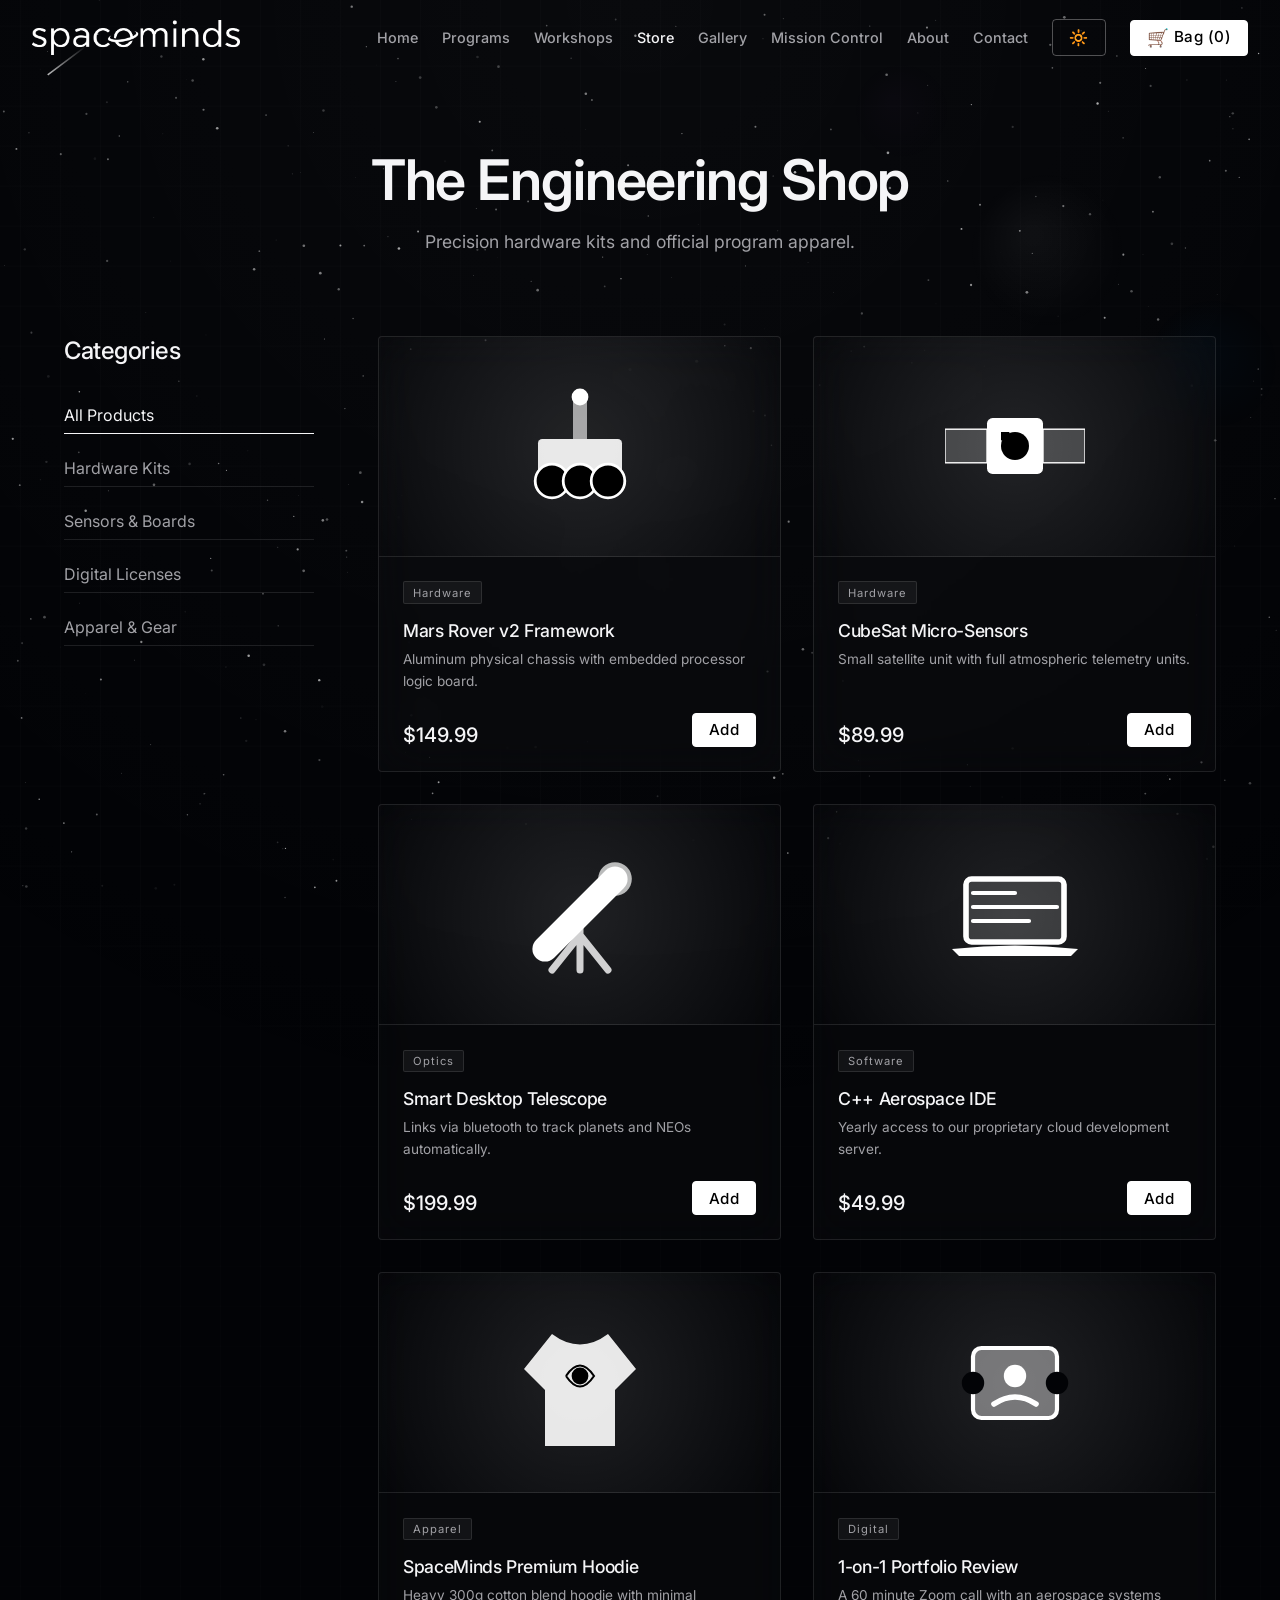
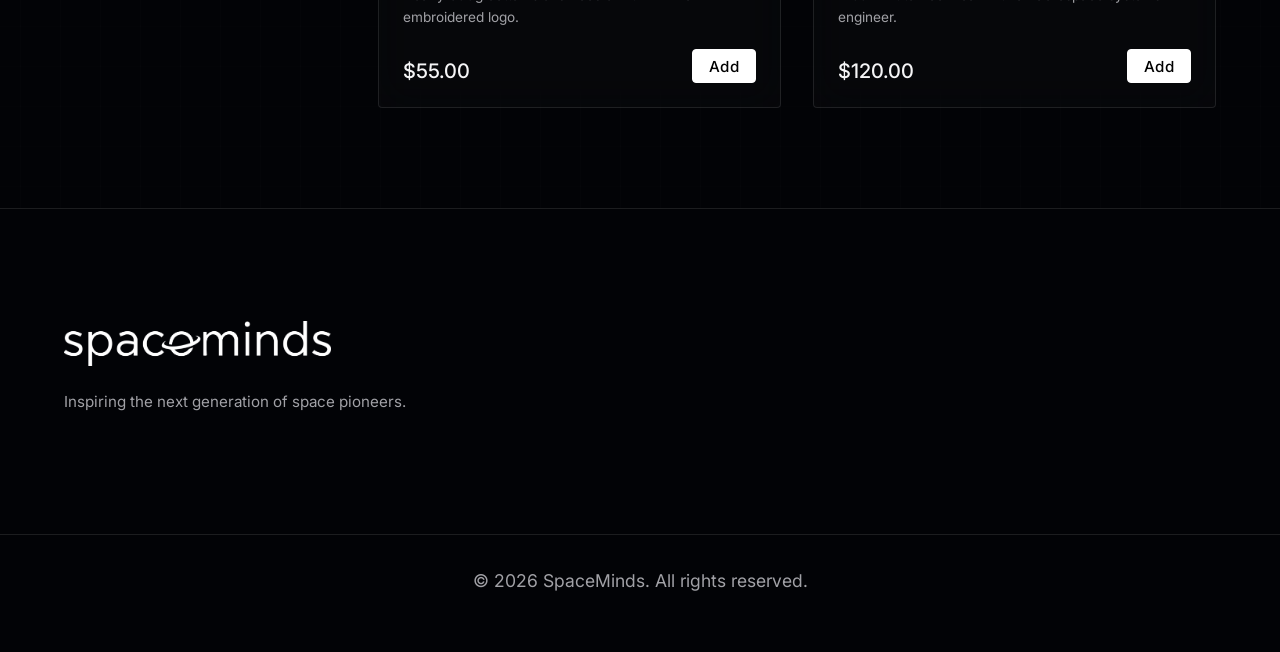
<file: store.html>
<!DOCTYPE html>
<html lang="en">
<head>
  <meta charset="UTF-8">
  <meta name="viewport" content="width=device-width, initial-scale=1.0">
  <title>Hardware Store | SpaceMinds</title>
  <link rel="stylesheet" href="assets/css/style.css">
  <link rel="stylesheet" href="assets/css/glassmorphism.css">
  <link rel="stylesheet" href="assets/css/animations.css">
  <style>
    /* Add absolute guarantee that products are completely visible */
    .products-grid { 
      flex-grow: 1; display: grid; grid-template-columns: repeat(auto-fill, minmax(280px, 1fr)); gap: 2rem; 
      opacity: 1 !important; transform: none !important; /* OVERRIDE ANY OPACITY BUGS */
    }
    
    .store-layout { display: flex; gap: 4rem; margin-top: 3rem; opacity: 1 !important; transform: none !important; }
    .store-sidebar { width: 250px; flex-shrink: 0; }
    .store-sidebar ul { margin-top: 2rem; }
    .store-sidebar li { margin-bottom: 1rem; }
    .store-sidebar a { color: var(--text-secondary); padding: 0.5rem 0; display: block; border-bottom: 1px solid var(--border-subtle); transition: 0.2s; }
    .store-sidebar a:hover, .store-sidebar a.active { color: var(--text-primary); border-color: var(--text-primary); }
    
    /* Dynamic robust CSS SVGs ensuring visibility */
    .product-img-box { 
      width: 100%; height: 220px; border-bottom: 1px solid var(--border-subtle); 
      border-radius: 4px 4px 0 0; position: relative; overflow: hidden;
      background: radial-gradient(circle at center, rgba(255,255,255,0.1), transparent);
      display: flex; align-items: center; justify-content: center;
      opacity: 1 !important;
    }
    .product-img-box svg { width: 140px; height: 140px; }

    .price { font-size: 1.25rem; font-weight: 500; margin-bottom: 1rem; display: block; color: var(--text-primary); }
    
    @media (max-width: 900px) {
      .store-layout { flex-direction: column; gap: 2rem; }
      .store-sidebar { width: 100%; }
      .store-sidebar ul { display: flex; gap: 1rem; flex-wrap: wrap; border-bottom: 1px solid var(--border-subtle);}
      .store-sidebar a { border: none !important; }
    }

    /* Cart */
    .cart-drawer {
      position: fixed; top: 0; right: -400px; width: 400px; height: 100vh;
      background: var(--bg-primary); border-left: 1px solid var(--border-subtle);
      z-index: 1000; padding: 3rem; transition: right 0.4s ease; display: flex; flex-direction: column;
    }
    .cart-drawer.open { right: 0; }
    .close-cart { cursor: pointer; color: var(--text-secondary); text-align: right; background:none; border:none; font-size: 2rem;}
    .close-cart:hover { color: var(--text-primary); }
    .cart-item { display: flex; justify-content: space-between; margin-bottom: 1rem; border-bottom: 1px solid var(--border-subtle); padding-bottom: 0.5rem;}
  </style>
</head>
<body>
  <canvas id="starfield-canvas"></canvas>

  <nav class="navbar">
    <div class="nav-container">
      <a href="index.html" class="logo"><img src="assets/images/logo.png" alt="SpaceMinds Logo" class="nav-logo"></a>
      <div class="nav-links">
        <a href="index.html">Home</a>
        <a href="programs.html">Programs</a>
        <a href="workshops.html">Workshops</a>
        <a href="store.html" class="active">Store</a>
        <a href="gallery.html">Gallery</a>
        <a href="mission-control.html">Mission Control</a>
        <a href="about.html">About</a>
        <a href="contact.html">Contact</a>
        <button id="theme-toggle" class="btn" style="padding: 0.5rem 1rem; border: 1px solid rgba(255,255,255,0.3); background: transparent; color: inherit; border-radius: 4px; cursor:pointer;" title="Cleanroom Mode">🔆</button>
        <button id="cart-btn" class="btn btn-primary" style="padding: 0.4rem 1rem; font-weight: 500;">
            <span style="font-size: 1.1rem; vertical-align:middle; filter: invert(1);">🛒</span> 
            <span id="cart-count">Bag (0)</span>
        </button>
      </div>
      <button class="mobile-menu-btn">☰</button>
    </div>
  </nav>

  <div class="cart-drawer" id="cart">
    <button class="close-cart" id="close-cart">&times;</button>
    <h2 style="margin-top: 1rem;">Shopping Bag</h2>
    <div id="cart-items" style="flex-grow: 1; margin-top: 2rem; overflow-y:auto;">
      <p style="color: var(--text-secondary);">Your bag is empty.</p>
    </div>
    <div style="display:flex; justify-content:space-between; margin-bottom: 1rem; padding-top: 1rem; border-top: 1px solid var(--border-subtle);">
      <h3>Total</h3><h3 id="cart-total">$0.00</h3>
    </div>
    <button class="btn btn-primary" style="width: 100%;">Checkout</button>
  </div>

  <section class="container" style="padding-top: 150px; padding-bottom: 100px;">
    
    <div class="text-center mb-5" style="opacity: 1 !important; transform: none;">
      <h1>The Engineering Shop</h1>
      <p>Precision hardware kits and official program apparel.</p>
    </div>

    <!-- FORCE VISIBILITY ON ENTIRE LAYOUT -->
    <div class="store-layout" style="opacity: 1 !important; transform: none !important; visibility: visible !important;">
      
      <!-- Category Sidebar -->
      <aside class="store-sidebar">
        <h3>Categories</h3>
        <ul>
          <li><a href="#" class="active">All Products</a></li>
          <li><a href="#">Hardware Kits</a></li>
          <li><a href="#">Sensors & Boards</a></li>
          <li><a href="#">Digital Licenses</a></li>
          <li><a href="#">Apparel & Gear</a></li>
        </ul>
      </aside>

      <!-- Products Grid -->
      <main class="products-grid">
        
        <!-- Product 1 -->
        <div class="glass-panel" style="padding: 0; text-align: left; opacity: 1 !important; visibility: visible;">
          <div class="product-img-box">
             <svg viewBox="0 0 100 100" fill="none" xmlns="http://www.w3.org/2000/svg">
                <!-- SVG Rover -->
                <rect x="20" y="45" width="60" height="25" rx="3" fill="rgba(255,255,255,0.9)"/>
                <circle cx="30" cy="75" r="12" fill="#000000" stroke="#ffffff" stroke-width="2"/>
                <circle cx="50" cy="75" r="12" fill="#000000" stroke="#ffffff" stroke-width="2"/>
                <circle cx="70" cy="75" r="12" fill="#000000" stroke="#ffffff" stroke-width="2"/>
                <rect x="45" y="15" width="10" height="30" fill="rgba(255,255,255,0.6)"/>
                <circle cx="50" cy="15" r="6" fill="#ffffff"/>
             </svg>
          </div>
          <div class="content" style="padding: 1.5rem;">
            <div class="glass-badge" style="margin-bottom: 1rem; font-size:0.7rem;">Hardware</div>
            <h3 style="font-size: 1.1rem; margin-bottom: 0.5rem;">Mars Rover v2 Framework</h3>
            <p style="font-size: 0.85rem; height: 40px; overflow: hidden; color: var(--text-secondary);">Aluminum physical chassis with embedded processor logic board.</p>
            <div style="display:flex; justify-content:space-between; align-items:flex-end;">
                <span class="price" style="margin:0;">$149.99</span>
                <button class="btn btn-secondary add-to-cart" data-name="Rover Kit" data-price="149.99" style="padding: 0.4rem 1rem;">Add</button>
            </div>
          </div>
        </div>

        <!-- Product 2 -->
        <div class="glass-panel" style="padding: 0; text-align: left; opacity: 1 !important; visibility: visible;">
          <div class="product-img-box">
            <svg viewBox="0 0 100 100" fill="none" xmlns="http://www.w3.org/2000/svg">
                <!-- CubeSat Body -->
                <rect x="30" y="30" width="40" height="40" rx="4" fill="#ffffff"/>
                <!-- Solar Panels -->
                <rect x="0" y="38" width="30" height="24" fill="rgba(255,255,255,0.2)" stroke="#ffffff" stroke-width="1"/>
                <rect x="70" y="38" width="30" height="24" fill="rgba(255,255,255,0.2)" stroke="#ffffff" stroke-width="1"/>
                <!-- Details -->
                <circle cx="50" cy="50" r="10" fill="#000000"/>
                <rect x="40" y="40" width="6" height="6" fill="#000"/>
             </svg>
          </div>
          <div class="content" style="padding: 1.5rem;">
             <div class="glass-badge" style="margin-bottom: 1rem; font-size:0.7rem;">Hardware</div>
            <h3 style="font-size: 1.1rem; margin-bottom: 0.5rem;">CubeSat Micro-Sensors</h3>
            <p style="font-size: 0.85rem; height: 40px; overflow: hidden; color: var(--text-secondary);">Small satellite unit with full atmospheric telemetry units.</p>
            <div style="display:flex; justify-content:space-between; align-items:flex-end;">
                <span class="price" style="margin:0;">$89.99</span>
                <button class="btn btn-secondary add-to-cart" data-name="CubeSat Micro" data-price="89.99" style="padding: 0.4rem 1rem;">Add</button>
            </div>
          </div>
        </div>

        <!-- Product 3 -->
        <div class="glass-panel" style="padding: 0; text-align: left; opacity: 1 !important; visibility: visible;">
          <div class="product-img-box">
             <svg viewBox="0 0 100 100" fill="none" xmlns="http://www.w3.org/2000/svg">
                <!-- Telescope -->
                <path d="M 25 75 L 75 25" stroke="#ffffff" stroke-width="18" stroke-linecap="round"/>
                <circle cx="75" cy="25" r="12" fill="rgba(255,255,255,0.7)"/>
                <!-- Tripod -->
                <path d="M 50 50 L 50 90 M 50 65 L 30 90 M 50 65 L 70 90" stroke="rgba(255,255,255,0.8)" stroke-width="5" stroke-linecap="round"/>
             </svg>
          </div>
          <div class="content" style="padding: 1.5rem;">
             <div class="glass-badge" style="margin-bottom: 1rem; font-size:0.7rem;">Optics</div>
            <h3 style="font-size: 1.1rem; margin-bottom: 0.5rem;">Smart Desktop Telescope</h3>
            <p style="font-size: 0.85rem; height: 40px; overflow: hidden; color: var(--text-secondary);">Links via bluetooth to track planets and NEOs automatically.</p>
            <div style="display:flex; justify-content:space-between; align-items:flex-end;">
                <span class="price" style="margin:0;">$199.99</span>
                <button class="btn btn-secondary add-to-cart" data-name="Smart Telescope" data-price="199.99" style="padding: 0.4rem 1rem;">Add</button>
            </div>
          </div>
        </div>

        <!-- Product 4 -->
        <div class="glass-panel" style="padding: 0; text-align: left; opacity: 1 !important; visibility: visible;">
          <div class="product-img-box">
            <svg viewBox="0 0 100 100" fill="none" xmlns="http://www.w3.org/2000/svg">
                <!-- Laptop -->
                <rect x="15" y="25" width="70" height="45" rx="4" fill="rgba(255,255,255,0.15)" stroke="#ffffff" stroke-width="4"/>
                <path d="M 20 35 L 50 35 M 20 45 L 80 45 M 20 55 L 60 55" stroke="#ffffff" stroke-width="3" stroke-linecap="round"/>
                <path d="M 5 75 Q 50 70 95 75 L 90 80 L 10 80 Z" fill="#ffffff"/>
             </svg>
          </div>
          <div class="content" style="padding: 1.5rem;">
             <div class="glass-badge" style="margin-bottom: 1rem; font-size:0.7rem;">Software</div>
            <h3 style="font-size: 1.1rem; margin-bottom: 0.5rem;">C++ Aerospace IDE </h3>
            <p style="font-size: 0.85rem; height: 40px; overflow: hidden; color: var(--text-secondary);">Yearly access to our proprietary cloud development server.</p>
            <div style="display:flex; justify-content:space-between; align-items:flex-end;">
                <span class="price" style="margin:0;">$49.99</span>
                <button class="btn btn-secondary add-to-cart" data-name="IDE License" data-price="49.99" style="padding: 0.4rem 1rem;">Add</button>
            </div>
          </div>
        </div>

        <!-- Product 5 -->
        <div class="glass-panel" style="padding: 0; text-align: left; opacity: 1 !important; visibility: visible;">
          <div class="product-img-box">
            <svg viewBox="0 0 100 100" fill="none" xmlns="http://www.w3.org/2000/svg">
                <!-- Hoodie outline -->
                <path d="M 30 15 Q 50 30 70 15 L 90 40 L 75 55 L 75 95 L 25 95 L 25 55 L 10 40 Z" fill="rgba(255,255,255,0.9)"/>
                <!-- Logo -->
                <circle cx="50" cy="45" r="6" fill="#000000"/>
                <path d="M 40 45 Q 50 30 60 45 Q 50 60 40 45" stroke="#000" stroke-width="1.5" fill="none"/>
             </svg>
          </div>
          <div class="content" style="padding: 1.5rem;">
             <div class="glass-badge" style="margin-bottom: 1rem; font-size:0.7rem;">Apparel</div>
            <h3 style="font-size: 1.1rem; margin-bottom: 0.5rem;">SpaceMinds Premium Hoodie</h3>
            <p style="font-size: 0.85rem; height: 40px; overflow: hidden; color: var(--text-secondary);">Heavy 300g cotton blend hoodie with minimal embroidered logo.</p>
             <div style="display:flex; justify-content:space-between; align-items:flex-end;">
                <span class="price" style="margin:0;">$55.00</span>
                <button class="btn btn-secondary add-to-cart" data-name="Hoodie" data-price="55.00" style="padding: 0.4rem 1rem;">Add</button>
            </div>
          </div>
        </div>

        <!-- Product 6 -->
        <div class="glass-panel" style="padding: 0; text-align: left; opacity: 1 !important; visibility: visible;">
          <div class="product-img-box">
            <svg viewBox="0 0 100 100" fill="none" xmlns="http://www.w3.org/2000/svg">
                <!-- Ticket/Pass -->
                <rect x="20" y="25" width="60" height="50" rx="6" fill="rgba(255,255,255,0.4)" stroke="#ffffff" stroke-width="3"/>
                <circle cx="20" cy="50" r="8" fill="#020306"/>
                <circle cx="80" cy="50" r="8" fill="#020306"/>
                <!-- Avatar -->
                <circle cx="50" cy="45" r="8" fill="#ffffff"/>
                <path d="M 35 65 Q 50 55 65 65" stroke="#ffffff" stroke-width="4" stroke-linecap="round"/>
             </svg>
          </div>
          <div class="content" style="padding: 1.5rem;">
             <div class="glass-badge" style="margin-bottom: 1rem; font-size:0.7rem;">Digital</div>
            <h3 style="font-size: 1.1rem; margin-bottom: 0.5rem;">1-on-1 Portfolio Review</h3>
            <p style="font-size: 0.85rem; height: 40px; overflow: hidden; color: var(--text-secondary);">A 60 minute Zoom call with an aerospace systems engineer.</p>
             <div style="display:flex; justify-content:space-between; align-items:flex-end;">
                <span class="price" style="margin:0;">$120.00</span>
                <button class="btn btn-secondary add-to-cart" data-name="Portfolio Review" data-price="120.00" style="padding: 0.4rem 1rem;">Add</button>
            </div>
          </div>
        </div>

      </main>
    </div>
  </section>

  <footer>
    <div class="container footer-grid">
      <div class="footer-col">
        <img src="assets/images/logo.png" alt="SpaceMinds Logo" class="nav-logo" style="height: 45px; margin-bottom: 1.5rem;">
        <p style="font-size: 0.95rem;">Inspiring the next generation of space pioneers.</p>
      </div>
    </div>
    <div class="footer-bottom">
      <p>&copy; 2026 SpaceMinds. All rights reserved.</p>
    </div>
  </footer>

  <script src="assets/js/starfield.js"></script>
  <script src="assets/js/main.js"></script>
  
  <script>
    // Cart Frontend Logic
    document.addEventListener('DOMContentLoaded', () => {
      const cartBtn = document.getElementById('cart-btn');
      const cartCount = document.getElementById('cart-count');
      const closeCart = document.getElementById('close-cart');
      const cartDrawer = document.getElementById('cart');
      const cartItemsContainer = document.getElementById('cart-items');
      const cartTotalEl = document.getElementById('cart-total');
      const addBtns = document.querySelectorAll('.add-to-cart');
      
      let cart = [];

      cartBtn.addEventListener('click', () => cartDrawer.classList.add('open'));
      closeCart.addEventListener('click', () => cartDrawer.classList.remove('open'));

      addBtns.forEach(btn => {
        btn.addEventListener('click', (e) => {
          const name = e.target.getAttribute('data-name');
          const price = parseFloat(e.target.getAttribute('data-price'));
          cart.push({name, price});
          
          btn.textContent = "Added";
          btn.style.background = "var(--bg-primary)";
          btn.style.color = "#ffffff";
          
          setTimeout(() => { 
            btn.textContent = "Add"; 
            btn.style.background = "#ffffff";
            btn.style.color = "#000000";
          }, 1000);
          updateCart();
        });
      });

      function updateCart() {
        if(cart.length === 0) {
          cartItemsContainer.innerHTML = '<p style="color: var(--text-secondary);">Your bag is empty.</p>';
        } else {
          cartItemsContainer.innerHTML = '';
          let total = 0;
          cart.forEach((item, idx) => {
            total += item.price;
            cartItemsContainer.innerHTML += `
              <div class="cart-item">
                <span style="font-size:0.9rem;">${item.name}</span>
                <span style="font-size:0.9rem;">$${item.price.toFixed(2)}</span>
              </div>
            `;
          });
          cartTotalEl.textContent = `$${total.toFixed(2)}`;
        }
        cartCount.textContent = `Bag (${cart.length})`;
      }
    });
  </script>
</body>
</html>
</file>
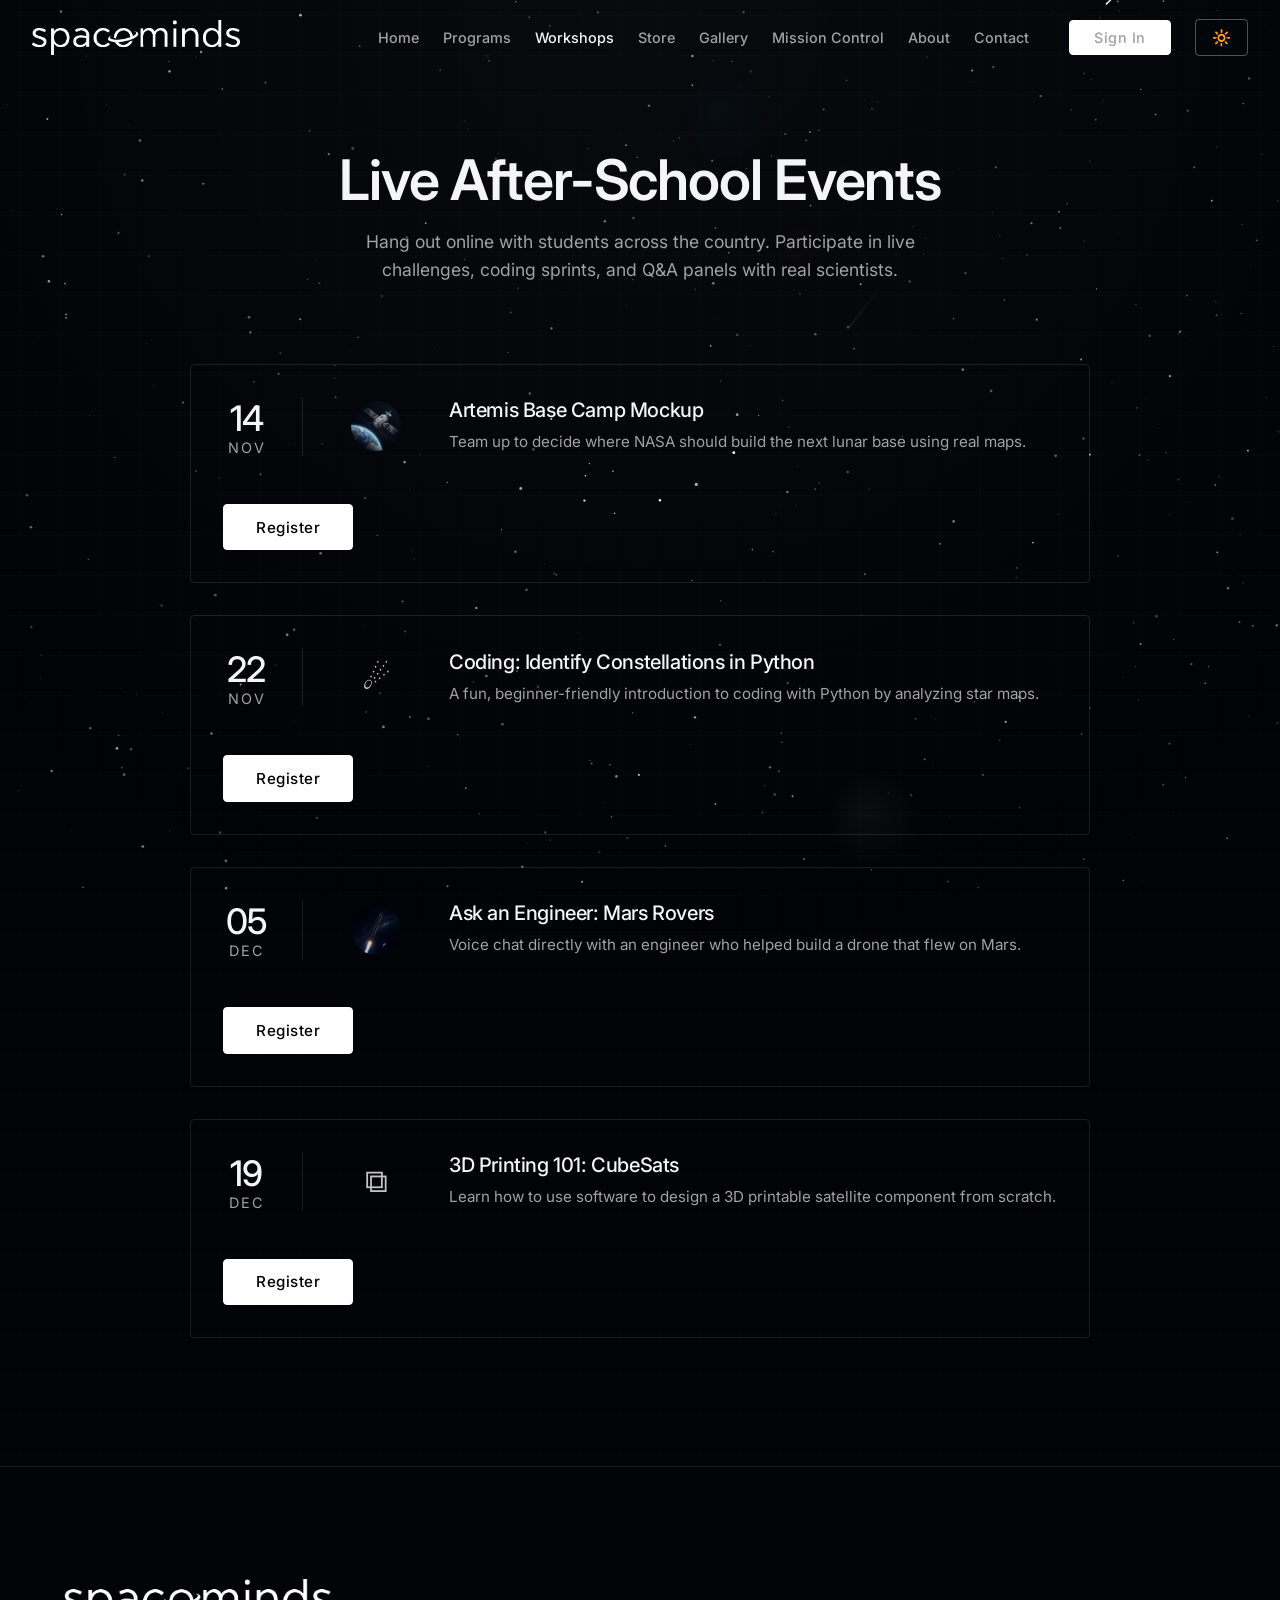
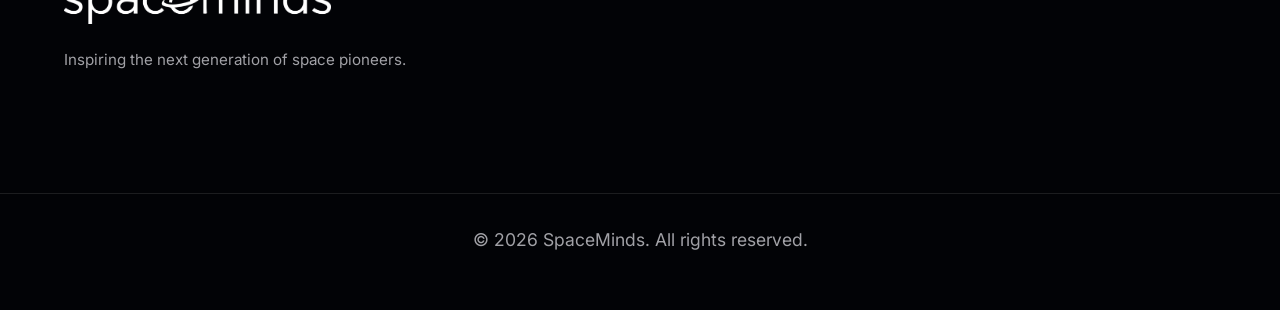
<file: workshops.html>
<!DOCTYPE html>
<html lang="en">
<head>
  <meta charset="UTF-8">
  <meta name="viewport" content="width=device-width, initial-scale=1.0">
  <title>Events | SpaceMinds</title>
  <link rel="stylesheet" href="assets/css/style.css">
  <link rel="stylesheet" href="assets/css/glassmorphism.css">
  <link rel="stylesheet" href="assets/css/animations.css">
  <style>
    .event-card {
      display: flex; flex-wrap: wrap; align-items: center; gap: 3rem;
      padding: 2rem; margin-bottom: 2rem; background: transparent;
      border: 1px solid var(--border-subtle); border-radius: 4px;
      transition: transform 0.3s ease, border-color 0.3s ease;
    }
    .event-card:hover { transform: translateX(5px); border-color: var(--text-primary); background: rgba(255,255,255,0.02); }
    .event-date { min-width: 80px; text-align: center; border-right: 1px solid var(--border-subtle); padding-right: 2rem; }
    .event-date h2 { margin:0; font-size: 2.2rem; font-weight: 500; }
    .event-date span { display: block; font-size: 0.9rem; text-transform: uppercase; letter-spacing: 2px; color: var(--text-secondary);}
    .event-info { flex-grow: 1; }
    .event-info h3 { margin-bottom: 0.5rem; font-size: 1.25rem; font-weight: 500;}
    .event-icon { width: 50px; height: 50px; opacity: 0.8; }
  </style>
</head>
<body>
  <canvas id="starfield-canvas"></canvas>

  <nav class="navbar">
    <div class="nav-container">
      <a href="index.html" class="logo"><img src="assets/images/logo.png" alt="SpaceMinds Logo" class="nav-logo"></a>
      <div class="nav-links">
        <a href="index.html">Home</a>
        <a href="programs.html">Programs</a>
        <a href="workshops.html" class="active">Workshops</a>
        <a href="store.html">Store</a>
        <a href="gallery.html">Gallery</a>
        <a href="mission-control.html">Mission Control</a>
        <a href="about.html">About</a>
        <a href="contact.html">Contact</a>
        <a href="auth.html" class="btn btn-primary" style="padding: 0.5rem 1.5rem; margin-left: 1rem;">Sign In</a>
        <button id="theme-toggle" class="btn" style="padding: 0.5rem 1rem; border: 1px solid rgba(255,255,255,0.3); background: transparent; color: inherit; border-radius: 4px; cursor:pointer;" title="Cleanroom Mode">🔆</button>
      </div>
      <button class="mobile-menu-btn">☰</button>
    </div>
  </nav>

  <section class="section-padding container" style="padding-top: 150px; min-height: 80vh;">
    <div class="text-center reveal mb-5">
      <h1>Live After-School Events</h1>
      <p style="max-width: 600px; margin: 0 auto;">Hang out online with students across the country. Participate in live challenges, coding sprints, and Q&A panels with real scientists.</p>
    </div>

    <div class="reveal" style="max-width: 900px; margin: 0 auto;">
      
      <div class="event-card">
        <div class="event-date"><h2>14</h2><span>Nov</span></div>
        <img src="assets/images/ai_satellite.png" onerror="this.style.display='none'" class="event-icon" style="border-radius: 50%; object-fit: cover;">
        <div class="event-info">
          <h3>Artemis Base Camp Mockup</h3>
          <p style="margin-bottom: 0; font-size: 0.95rem;">Team up to decide where NASA should build the next lunar base using real maps.</p>
        </div>
        <button class="btn btn-secondary open-reg-modal">Register</button>
      </div>

      <div class="event-card">
        <div class="event-date"><h2>22</h2><span>Nov</span></div>
        <div class="event-icon" style="font-size: 2rem; text-align: center; line-height: 50px;">☄</div>
        <div class="event-info">
          <h3>Coding: Identify Constellations in Python</h3>
          <p style="margin-bottom: 0; font-size: 0.95rem;">A fun, beginner-friendly introduction to coding with Python by analyzing star maps.</p>
        </div>
        <button class="btn btn-primary open-reg-modal">Register</button>
      </div>

      <div class="event-card">
        <div class="event-date"><h2>05</h2><span>Dec</span></div>
        <img src="assets/images/rocket_sleek.png" onerror="this.style.display='none'" class="event-icon" style="border-radius: 50%; object-fit: cover;">
        <div class="event-info">
          <h3>Ask an Engineer: Mars Rovers</h3>
          <p style="margin-bottom: 0; font-size: 0.95rem;">Voice chat directly with an engineer who helped build a drone that flew on Mars.</p>
        </div>
        <button class="btn btn-secondary open-reg-modal">Register</button>
      </div>

      <div class="event-card">
        <div class="event-date"><h2>19</h2><span>Dec</span></div>
        <div class="event-icon" style="font-size: 2rem; text-align: center; line-height: 50px;">⧉</div>
        <div class="event-info">
          <h3>3D Printing 101: CubeSats</h3>
          <p style="margin-bottom: 0; font-size: 0.95rem;">Learn how to use software to design a 3D printable satellite component from scratch.</p>
        </div>
        <button class="btn btn-secondary open-reg-modal">Register</button>
      </div>

    </div>
  </section>

  <!-- Registration Modal -->
  <div class="modal-overlay" id="reg-modal">
    <div class="modal-content">
      <button class="close-modal" id="close-modal">&times;</button>
      
      <div id="reg-form-container">
        <h2 style="margin-bottom: 2rem;">Workshop Registration</h2>
        <form id="reg-form">
          <div class="input-group">
            <label>Your Name</label>
            <input type="text" class="glass-input" required placeholder="John Doe">
          </div>
          <div class="input-group">
            <label>Your Email Address</label>
            <input type="email" class="glass-input" required placeholder="john@example.com">
          </div>
          <button type="submit" class="btn btn-primary" style="width: 100%; margin-top: 1rem;">Confirm Seat</button>
        </form>
      </div>

      <div id="reg-success" class="success-message">
        <h3 style="font-size: 2rem;">✅ Registered!!</h3>
        <p>We will contact you soon with the video link and instructions.</p>
      </div>

    </div>
  </div>

  <footer>
    <div class="container footer-grid">
      <div class="footer-col">
        <img src="assets/images/logo.png" alt="SpaceMinds Logo" class="nav-logo" style="height: 45px; margin-bottom: 1.5rem;">
        <p style="font-size: 0.95rem;">Inspiring the next generation of space pioneers.</p>
      </div>
    </div>
    <div class="footer-bottom">
      <p>&copy; 2026 SpaceMinds. All rights reserved.</p>
    </div>
  </footer>

  <script src="assets/js/starfield.js"></script>
  <script src="assets/js/main.js"></script>
  <script>
    // Modal Logic
    document.addEventListener('DOMContentLoaded', () => {
      const modal = document.getElementById('reg-modal');
      const closeBtn = document.getElementById('close-modal');
      const regForm = document.getElementById('reg-form');
      const formContainer = document.getElementById('reg-form-container');
      const successMsg = document.getElementById('reg-success');
      
      document.querySelectorAll('.open-reg-modal').forEach(btn => {
        btn.addEventListener('click', () => {
          modal.classList.add('active');
          formContainer.style.display = 'block';
          successMsg.style.display = 'none';
          regForm.reset();
        });
      });

      closeBtn.addEventListener('click', () => modal.classList.remove('active'));

      regForm.addEventListener('submit', (e) => {
        e.preventDefault();
        formContainer.style.display = 'none';
        successMsg.style.display = 'block';
      });
    });
  </script>
</body>
</html>
</file>
<file: assets/css/style.css>
/* style.css - Clean Inter Font, Professional Design */
@import url('https://fonts.googleapis.com/css2?family=Inter:wght@300;400;500;600&display=swap');

:root {
  --bg-primary: #020306;
  --bg-secondary: #0a0b10;
  --bg-tertiary: #12141d;
  --accent-light: #ffffff;
  --accent-muted: #888888;
  --text-primary: #f5f5f7;
  --text-secondary: #a1a1a6;
  --border-subtle: rgba(255, 255, 255, 0.1);
  --border-muted: rgba(255, 255, 255, 0.2);
  --font-main: "Inter", -apple-system, BlinkMacSystemFont, "Segoe UI", Roboto, Helvetica, Arial, sans-serif;
}

* { box-sizing: border-box; margin: 0; padding: 0; }

html {
  scroll-behavior: smooth;
  font-family: var(--font-main);
  color: var(--text-primary);
  background-color: var(--bg-primary);
  overflow-x: hidden;
}

/* Background Overlay Patterns */
body {
  position: relative;
  min-height: 100vh;
  display: flex;
  flex-direction: column;
  overflow-x: hidden;
  background-image: 
    radial-gradient(circle at 50% 0%, rgba(255, 255, 255, 0.03) 0%, transparent 50%),
    linear-gradient(rgba(255,255,255,0.01) 1px, transparent 1px),
    linear-gradient(90deg, rgba(255,255,255,0.01) 1px, transparent 1px);
  background-size: 100% 100%, 40px 40px, 40px 40px;
  background-position: top center, center center, center center;
}

/* Typography */
h1, h2, h3, h4, h5, h6 {
  font-family: var(--font-main);
  font-weight: 500;
  margin-bottom: 1rem;
  letter-spacing: -0.02em; /* Modern tight spacing */
}

h1 { font-size: 3.5rem; line-height: 1.1; font-weight: 600; }
h2 { font-size: 2.5rem; }
h3 { font-size: 1.5rem; }
p { font-size: 1.1rem; color: var(--text-secondary); line-height: 1.6; margin-bottom: 1.5rem; font-weight: 400;}

a { color: var(--accent-light); text-decoration: none; transition: 0.3s ease; }
a:hover { color: var(--accent-muted); }
ul { list-style: none; }

img { max-width: 100%; height: auto; display: block; border-radius: 6px; }
.nav-logo { height: 35px; width: auto; object-fit: contain; }

/* Elegant Minimal Buttons */
.btn {
  display: inline-block;
  padding: 0.8rem 2rem;
  font-family: var(--font-main);
  font-size: 0.95rem;
  font-weight: 500;
  letter-spacing: 0.5px;
  cursor: pointer;
  transition: all 0.3s ease;
  position: relative;
  border-radius: 4px;
  text-align: center;
}

.btn-primary { background: #ffffff; color: #000000; border: 1px solid #ffffff; }
.btn-primary:hover { background: transparent; color: #ffffff; }

.btn-secondary { background: #ffffff; color: #000000; border: 1px solid #ffffff; backdrop-filter: blur(10px); }
.btn-secondary:hover { background: transparent; border-color: #ffffff; color: #ffffff; }

/* Layout Util */
.container { width: 90%; max-width: 1200px; margin: 0 auto; padding: 2rem 0; position: relative; z-index: 10; }
.section-padding { padding: 6rem 0; }
.text-center { text-align: center; }
.mb-2 { margin-bottom: 2rem !important; }
.mb-5 { margin-bottom: 5rem !important; }

/* Navbar */
.navbar {
  position: fixed; top: 0; width: 100%; z-index: 100;
  padding: 1.2rem 0; transition: all 0.3s ease; border-bottom: 1px solid transparent;
}
.navbar.scrolled {
  background: rgba(2, 3, 6, 0.85); backdrop-filter: blur(20px); -webkit-backdrop-filter: blur(20px);
  border-bottom: 1px solid var(--border-subtle);
}
.nav-container { display: flex; justify-content: space-between; align-items: center; width: 95%; max-width: 1300px; margin: auto; }
.logo { display: flex; align-items: center; }
.nav-links { display: flex; gap: 1.5rem; align-items: center; }
.nav-links a { font-size: 0.9rem; font-weight: 500; color: var(--text-secondary); transition: 0.2s;}
.nav-links a:hover, .nav-links a.active { color: var(--text-primary); }
.mobile-menu-btn { display: none; font-size: 1.5rem; color: var(--accent-light); cursor: pointer; background:none; border:none; }

/* Footer */
footer { background: var(--bg-primary); border-top: 1px solid var(--border-subtle); padding: 5rem 0 2rem; margin-top: auto; position: relative; z-index: 10;}
.footer-grid { display: grid; grid-template-columns: repeat(auto-fit, minmax(200px, 1fr)); gap: 4rem; margin-bottom: 4rem; }
.footer-col h4 { font-size: 1rem; margin-bottom: 1.2rem; color: var(--text-primary); }
.footer-links li { margin-bottom: 0.8rem; }
.footer-links a { color: var(--text-secondary); font-size: 0.95rem; }
.footer-links a:hover { color: var(--text-primary); }
.footer-bottom { text-align: center; border-top: 1px solid var(--border-subtle); padding-top: 2rem; color: var(--text-secondary); font-size: 0.85rem;}

/* Background Canvas */
#starfield-canvas { position: fixed; top: 0; left: 0; width: 100vw; height: 100vh; z-index: -1; pointer-events: none; }

/* Registration Modal CSS */
.modal-overlay {
  position: fixed; top: 0; left: 0; width: 100%; height: 100vh;
  background: rgba(0, 0, 0, 0.8); backdrop-filter: blur(10px);
  z-index: 1000; display: flex; align-items: center; justify-content: center;
  opacity: 0; pointer-events: none; transition: opacity 0.3s ease;
}
.modal-overlay.active { opacity: 1; pointer-events: all; }
.modal-content {
  background: var(--bg-primary); border: 1px solid var(--border-subtle);
  border-radius: 8px; width: 90%; max-width: 500px; padding: 3rem;
  position: relative; transform: translateY(20px); transition: transform 0.3s ease;
}
.modal-overlay.active .modal-content { transform: translateY(0); }
.close-modal { position: absolute; top: 1.5rem; right: 1.5rem; background: none; border: none; color: var(--text-secondary); font-size: 1.5rem; cursor: pointer; }
.close-modal:hover { color: var(--text-primary); }
.success-message { display: none; text-align: center; padding: 3rem 0; }
.success-message h3 { color: var(--accent-light); margin-bottom: 1rem;}

/* Media Queries */
@media (max-width: 1100px) {
  .nav-links {
    position: absolute; top: 100%; left: 0; width: 100%; flex-direction: column;
    background: rgba(2, 3, 6, 0.95); backdrop-filter: blur(20px);
    padding: 2rem 0; gap: 1.5rem; clip-path: polygon(0 0, 100% 0, 100% 0, 0 0); transition: clip-path 0.4s ease-in-out;
  }
  .nav-links.active { clip-path: polygon(0 0, 100% 0, 100% 100%, 0 100%); border-bottom: 1px solid var(--border-subtle); }
  .mobile-menu-btn { display: block; }
  h1 { font-size: 2.2rem; }
  h2 { font-size: 1.8rem; }
}
/* Cleanroom Mode (Light Theme) */
body.light-mode {
  --bg-primary: #f5f5f7;
  --bg-secondary: #e5e5ea;
  --bg-tertiary: #d1d1d6;
  --text-primary: #1d1d1f;
  --text-secondary: #86868b;
  --border-subtle: rgba(0, 0, 0, 0.1);
  --border-muted: rgba(0, 0, 0, 0.2);
  --accent-light: #007aff;
  background-image: radial-gradient(circle at 50% 0%, rgba(0,0,0,0.03) 0%, transparent 50%);
}
body.light-mode .navbar.scrolled { background: rgba(245, 245, 247, 0.9); }
body.light-mode .glass-panel { background: rgba(255, 255, 255, 0.7); box-shadow: 0 10px 30px rgba(0,0,0,0.05); }
body.light-mode .btn-primary { background: #000000; color: #ffffff; border-color: #000000; }
body.light-mode .btn-primary:hover { background: transparent; color: #000000; }
body.light-mode .btn-secondary { background: rgba(0,0,0,0.05); color: #000000; border-color: #000000; }
body.light-mode .btn-secondary:hover { background: #000000; color: #ffffff; }
body.light-mode .nav-links { background: rgba(245, 245, 247, 0.95); }
body.light-mode input[type="range"]::-webkit-slider-track { background: rgba(0,0,0,0.1); }
body.light-mode input[type="range"]::-webkit-slider-thumb { background: #007aff; }
</file>
<file: assets/css/glassmorphism.css>
/* glassmorphism.css - Refined Subtle Glass UI Components */
.glass-panel {
  background: rgba(255, 255, 255, 0.02);
  backdrop-filter: blur(20px);
  -webkit-backdrop-filter: blur(20px);
  border: 1px solid var(--border-subtle);
  border-radius: 4px; /* Crisp minimal corners */
  transition: transform 0.4s ease, border-color 0.4s ease, background 0.4s ease;
  overflow: hidden;
  position: relative;
}

.glass-panel:hover {
  transform: translateY(-4px); /* Very subtle float */
  border-color: var(--border-muted);
  background: rgba(255, 255, 255, 0.04);
}

.glass-panel .content {
  padding: 2.5rem;
  position: relative;
  z-index: 2;
}

/* Elegant Text */
.glow-text {
  /* Removed aggressive neon, added subtle soft elegant glow */
  text-shadow: 0 0 20px rgba(255, 255, 255, 0.1);
}

/* Card Grid Layouts */
.grid-container {
  display: grid;
  grid-template-columns: repeat(auto-fit, minmax(320px, 1fr));
  gap: 3rem; /* Cleaner spacing */
  margin-top: 3rem;
}

/* Subtle Inputs */
.glass-input {
  width: 100%;
  background: transparent;
  border: none;
  border-bottom: 1px solid var(--border-muted);
  padding: 0.8rem 0;
  color: var(--accent-light);
  font-family: var(--font-main);
  font-size: 1rem;
  outline: none;
  transition: all 0.3s ease;
}
.glass-input:focus {
  border-bottom-color: var(--accent-light);
}
.input-group {
  margin-bottom: 2rem;
  text-align: left;
}
.input-group label {
  display: block;
  margin-bottom: 0.3rem;
  font-size: 0.9rem;
  color: var(--text-secondary);
  letter-spacing: 1px;
}

/* Typography Badge Elements - Muted style */
.glass-badge {
  display: inline-block;
  padding: 0.3em 0.8em;
  background: rgba(255, 255, 255, 0.05);
  border: 1px solid var(--border-subtle);
  border-radius: 2px;
  font-size: 0.8rem;
  color: var(--text-secondary);
  margin-bottom: 1rem;
  letter-spacing: 1px;
}
</file>
<file: assets/css/animations.css>
/* animations.css - Elegant Subtle Animations */

/* Scroll Reveal Classes - Slower and softer */
.reveal {
  opacity: 0;
  transform: translateY(30px);
  transition: all 1s cubic-bezier(0.25, 1, 0.5, 1);
}
.reveal.active {
  opacity: 1;
  transform: translateY(0);
}

.reveal-left {
  opacity: 0;
  transform: translateX(-30px);
  transition: all 1s cubic-bezier(0.25, 1, 0.5, 1);
}
.reveal-left.active {
  opacity: 1;
  transform: translateX(0);
}

.reveal-right {
  opacity: 0;
  transform: translateX(30px);
  transition: all 1s cubic-bezier(0.25, 1, 0.5, 1);
}
.reveal-right.active {
  opacity: 1;
  transform: translateX(0);
}

/* Removed flashy floating elements, using very subtle fade ins */
.fade-in {
  animation: fadeIn 2s ease forwards;
}

@keyframes fadeIn {
  from { opacity: 0; }
  to { opacity: 1; }
}

/* Slide Up Fade Info */
@keyframes slideUpFade {
  0% { opacity: 0; transform: translateY(15px); }
  100% { opacity: 1; transform: translateY(0); }
}
</file>
